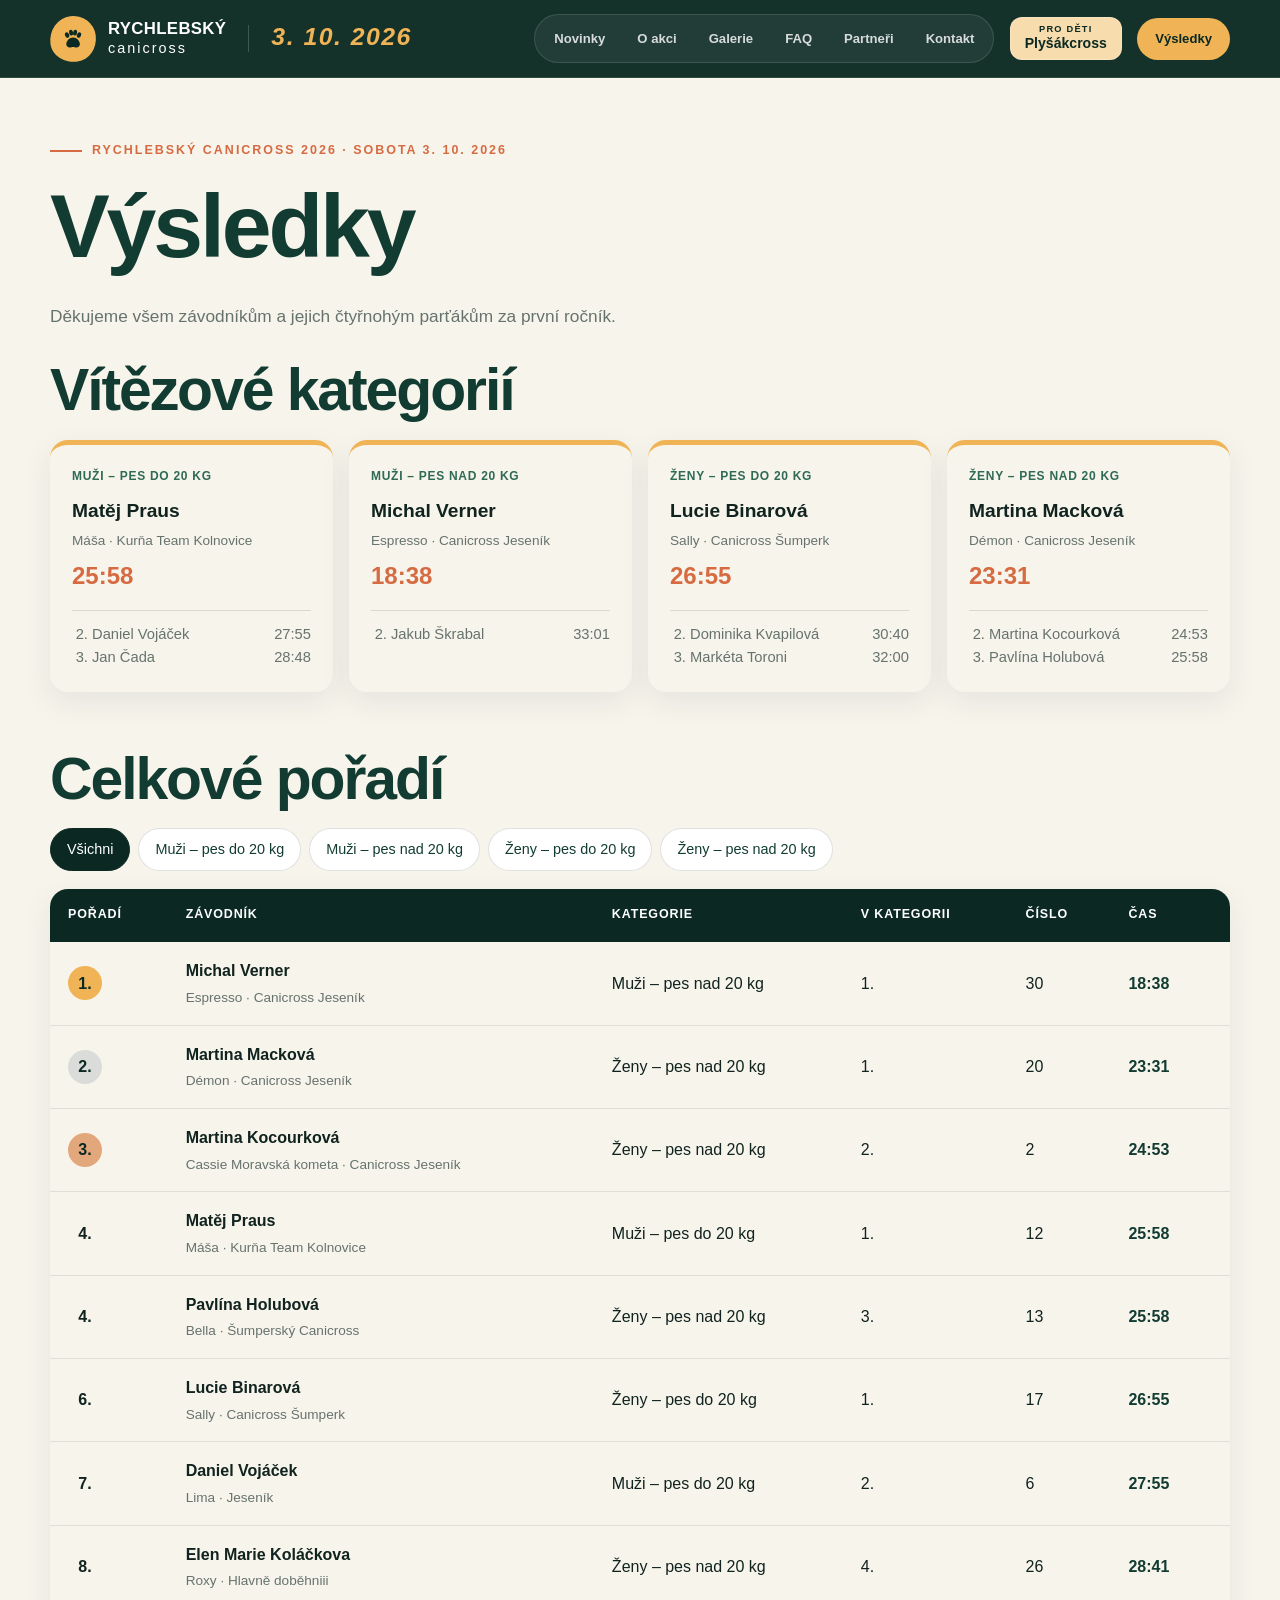
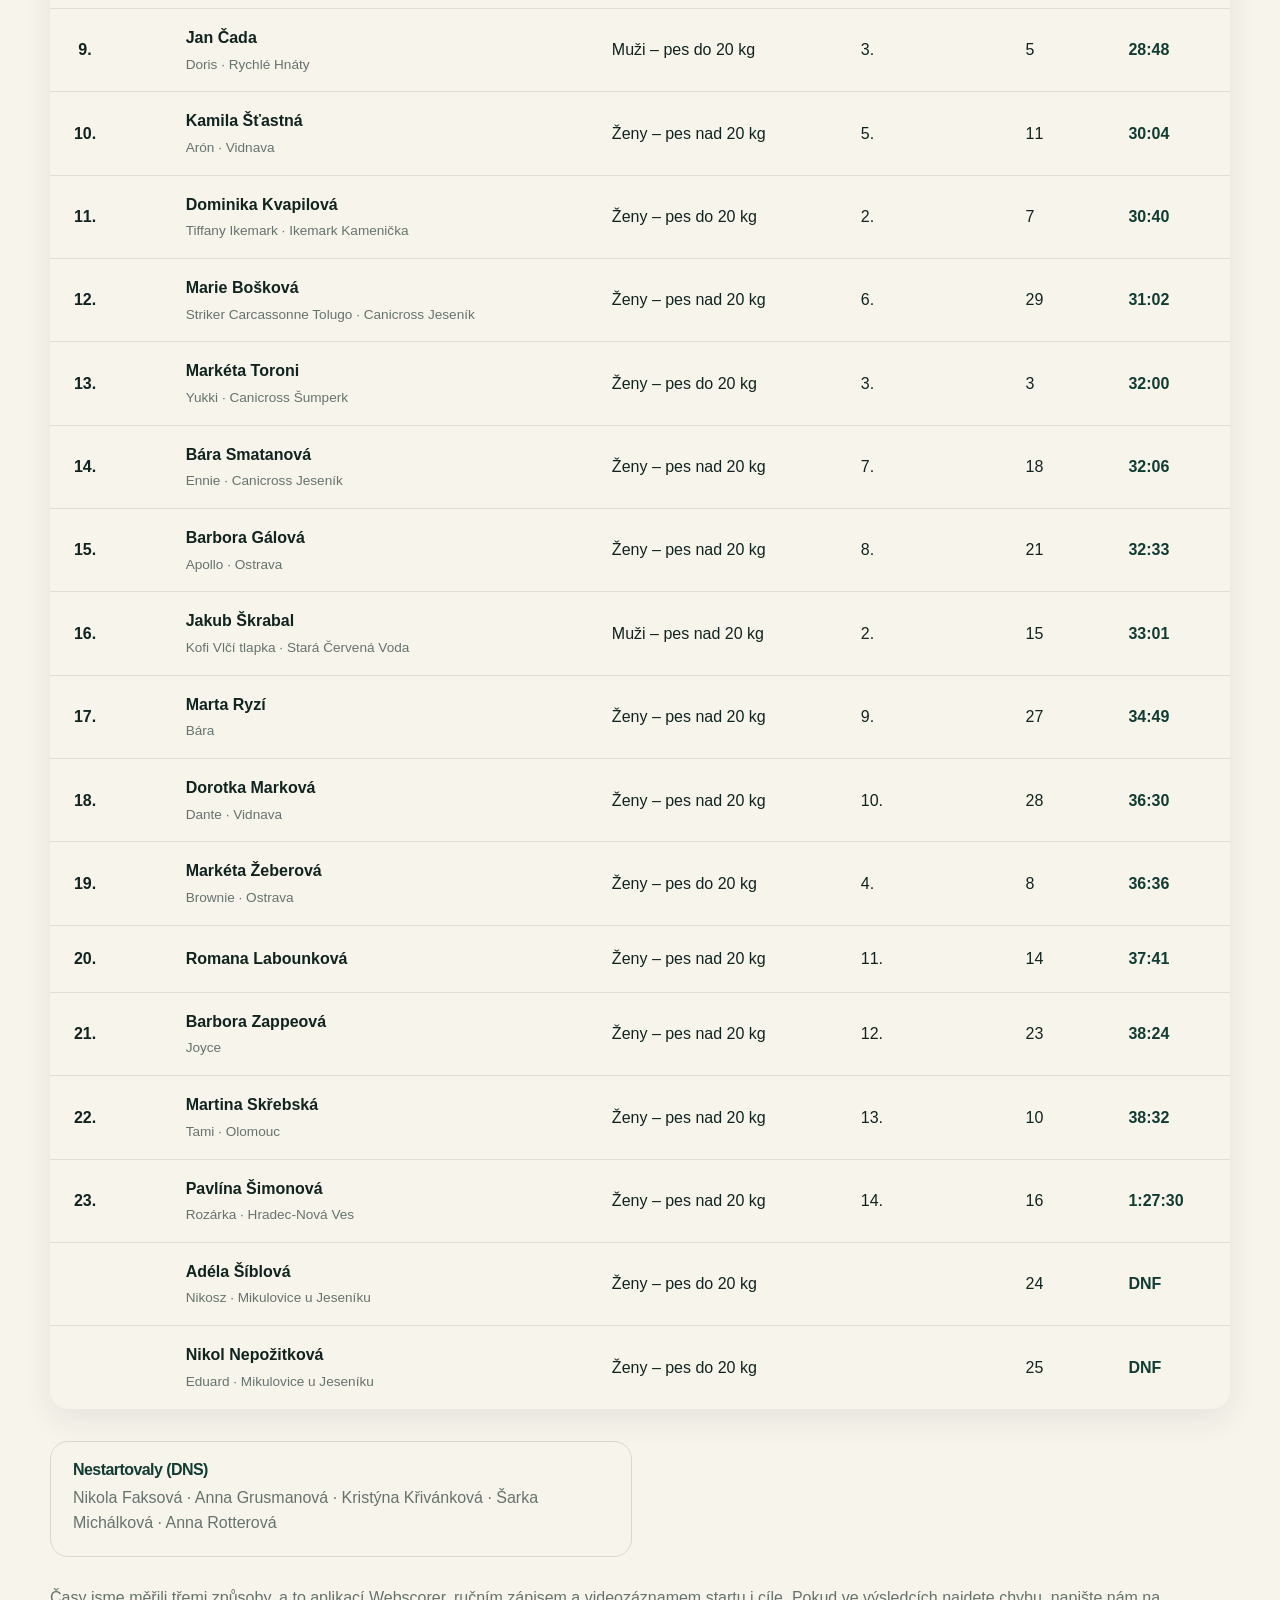
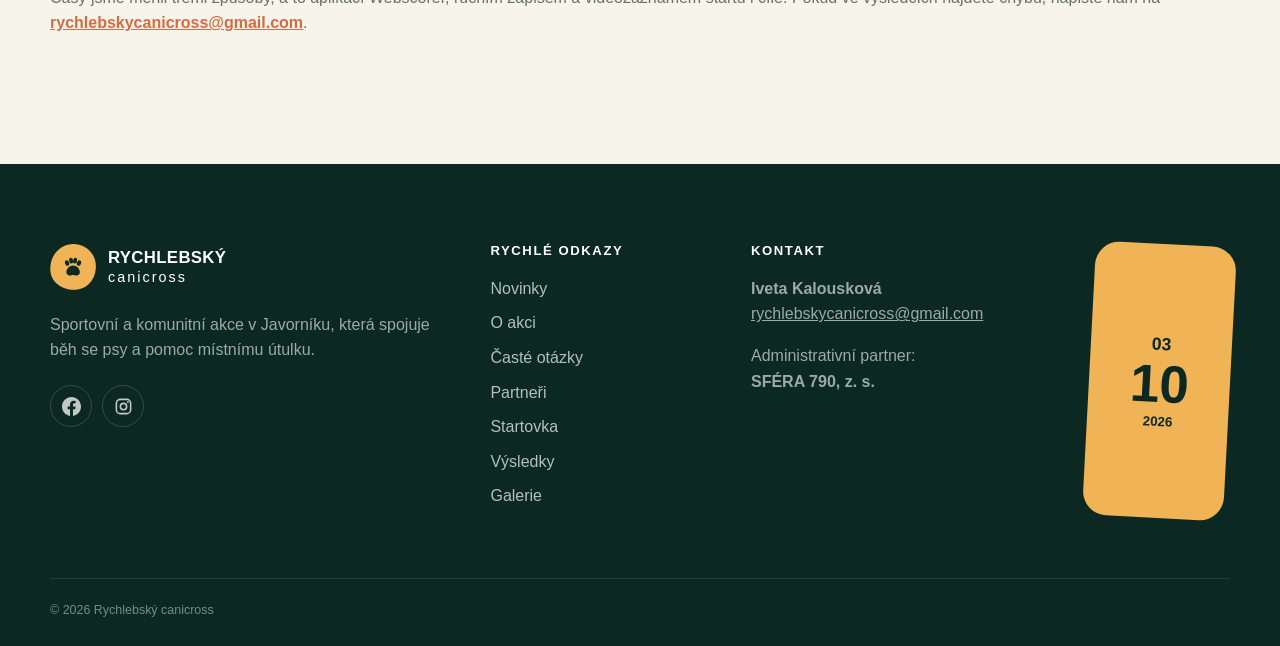
<file: vysledky/index.html>
<!doctype html>
<html lang="cs">
  <head>
    <meta charset="UTF-8" />
    <meta name="viewport" content="width=device-width, initial-scale=1.0" />
    <meta
      name="description"
      content="Výsledky Rychlebského canicrossu 2026 – celkové pořadí, vítězové kategorií a časy."
    />
    <meta property="og:type" content="website" />
    <meta property="og:locale" content="cs_CZ" />
    <meta property="og:title" content="Výsledky | Rychlebský canicross 2026" />
    <meta
      property="og:description"
      content="Celkové pořadí, vítězové kategorií a časy prvního ročníku."
    />
    <meta
      property="og:url"
      content="https://rychlebskycanicross.cz/vysledky/"
    />

    <title>Výsledky | Rychlebský canicross 2026</title>

    <link rel="icon" type="image/png" sizes="32x32" href="../assets/images/favicon-32.png" />
    <link rel="icon" type="image/png" sizes="192x192" href="../assets/images/favicon-192.png" />
    <link rel="apple-touch-icon" href="../assets/images/apple-touch-icon.png" />
    <link rel="stylesheet" href="../style.css?v=20261025-1" />
    <script src="../script.js?v=20261025-1" defer></script>
    <script src="vysledky.js?v=20261007-4" defer></script>
  </head>

  <body class="subpage">
    <!-- SVG ikony jsou vložené přímo v souboru, takže web funguje i bez internetu. -->
    <svg aria-hidden="true" class="svg-sprite">
      <symbol id="i-paw" viewBox="0 0 24 24">
        <ellipse cx="6.1" cy="8.1" rx="2" ry="2.8" transform="rotate(-24 6.1 8.1)" />
        <ellipse cx="10.1" cy="5.7" rx="2" ry="2.9" transform="rotate(-8 10.1 5.7)" />
        <ellipse cx="14.1" cy="5.7" rx="2" ry="2.9" transform="rotate(8 14.1 5.7)" />
        <ellipse cx="18" cy="8.1" rx="2" ry="2.8" transform="rotate(24 18 8.1)" />
        <path
          d="M12.1 10.4c-3.7 0-6.8 3.4-6.8 6.7 0 2.1 1.5 3.5 3.5 3.5 1.2 0 2.1-.7 3.3-.7s2.1.7 3.3.7c2 0 3.5-1.4 3.5-3.5 0-3.3-3.1-6.7-6.8-6.7Z"
        />
      </symbol>
      <symbol id="i-heart" viewBox="0 0 24 24">
        <path
          d="M12 20.5S3 15 3 8.7C3 5.5 5.2 3.5 8 3.5c1.8 0 3.2.9 4 2.2 1-1.3 2.2-2.2 4-2.2 2.8 0 5 2 5 5.2 0 6.3-9 11.8-9 11.8Z"
        />
      </symbol>
      <symbol id="i-mountain" viewBox="0 0 24 24">
        <path
          d="M2 20 9 7l3 5 2.5-4L22 20H2Zm7-9-2.1 4H9l1.1 2.3L12 14l-3-3Z"
        />
      </symbol>
      <symbol id="i-people" viewBox="0 0 24 24">
        <circle cx="9" cy="8" r="3" />
        <circle cx="17" cy="9" r="2.4" />
        <path
          d="M3 20c.3-4.1 2.2-6.2 6-6.2s5.7 2.1 6 6.2H3Zm11.5-.1c-.1-2-.7-3.6-1.8-4.8.8-.7 1.9-1 3.3-1 3.1 0 4.7 2 5 5.8h-6.5Z"
        />
      </symbol>
      <symbol id="i-calendar" viewBox="0 0 24 24">
        <path
          d="M6 2h2v3H6V2Zm10 0h2v3h-2V2ZM4 4h16a2 2 0 0 1 2 2v14a2 2 0 0 1-2 2H4a2 2 0 0 1-2-2V6a2 2 0 0 1 2-2Zm0 7v9h16v-9H4Zm0-2h16V6H4v3Z"
        />
      </symbol>
      <symbol id="i-pin" viewBox="0 0 24 24">
        <path
          d="M12 22s7-7.2 7-13A7 7 0 1 0 5 9c0 5.8 7 13 7 13Zm0-9.5A3.5 3.5 0 1 1 12 5a3.5 3.5 0 0 1 0 7.5Z"
        />
      </symbol>
      <symbol id="i-flag" viewBox="0 0 24 24">
        <path d="M5 2h2v20H5V2Zm3 2h11l-2 4 2 4H8V4Z" />
      </symbol>
      <symbol id="i-clock" viewBox="0 0 24 24">
        <path
          d="M12 2a10 10 0 1 1 0 20 10 10 0 0 1 0-20Zm0 2a8 8 0 1 0 0 16 8 8 0 0 0 0-16Zm-1 3h2v4.6l3.2 1.9-1 1.7-4.2-2.5V7Z"
        />
      </symbol>
      <symbol id="i-arrow" viewBox="0 0 24 24">
        <path
          d="m13.2 5.2 1.4-1.4 8.2 8.2-8.2 8.2-1.4-1.4 5.8-5.8H2v-2h17l-5.8-5.8Z"
        />
      </symbol>
      <symbol id="i-menu" viewBox="0 0 24 24">
        <path d="M3 5h18v2H3V5Zm0 6h18v2H3v-2Zm0 6h18v2H3v-2Z" />
      </symbol>
      <symbol id="i-close" viewBox="0 0 24 24">
        <path
          d="m5.4 4 6.6 6.6L18.6 4 20 5.4 13.4 12l6.6 6.6-1.4 1.4-6.6-6.6L5.4 20 4 18.6l6.6-6.6L4 5.4 5.4 4Z"
        />
      </symbol>
      <symbol id="i-facebook" viewBox="0 0 24 24">
        <path
          d="M24 12.07C24 5.41 18.63 0 12 0S0 5.41 0 12.07c0 6.02 4.39 11.01 10.13 11.91v-8.43H7.08v-3.48h3.05V9.41c0-3.02 1.79-4.69 4.53-4.69 1.31 0 2.68.24 2.68.24v2.97h-1.51c-1.49 0-1.96.93-1.96 1.88v2.26h3.33l-.53 3.48h-2.8v8.43C19.61 23.08 24 18.09 24 12.07Z"
        />
      </symbol>
      <symbol id="i-instagram" viewBox="0 0 24 24">
        <rect x="3" y="3" width="18" height="18" rx="5" fill="none" stroke="currentColor" stroke-width="2" />
        <circle cx="12" cy="12" r="4" fill="none" stroke="currentColor" stroke-width="2" />
        <circle cx="17.5" cy="6.5" r="1.2" />
      </symbol>
    </svg>

    <header class="site-header">
      <div class="container header-inner">
        <div class="header-branding">
          <a class="brand" href="../" aria-label="Rychlebský canicross – domů">
            <span class="brand-mark"
              ><svg><use href="#i-paw"></use></svg
            ></span>
            <span>
              <strong>Rychlebský</strong>
              <span>canicross</span>
            </span>
          </a>

          <div class="header-date">
            <span>3. 10. 2026</span>
          </div>
        </div>

        <button
          class="nav-toggle"
          aria-expanded="false"
          aria-controls="main-nav"
        >
          <span class="sr-only">Otevřít menu</span>
          <svg class="menu-open"><use href="#i-menu"></use></svg>
          <svg class="menu-close"><use href="#i-close"></use></svg>
        </button>

        <nav class="main-nav" id="main-nav" aria-label="Hlavní navigace">
          <div class="nav-links">
            <a class="nav-collapse-info" href="../#novinky">Novinky</a>
            <a class="nav-collapse-about" href="../#o-akci">O akci</a>
            <a href="../galerie/">Galerie</a>
            <a class="nav-secondary nav-collapse-faq" href="../#faq">FAQ</a
            ><a class="nav-secondary nav-collapse-partners" href="../#partneri">Partneři</a>
            <a class="nav-secondary nav-collapse-contact" href="../#kontakt">Kontakt</a>
            <details class="nav-more">
              <summary>Více</summary>
              <div class="nav-more-menu">
                <a class="nav-more-info" href="../#novinky">Novinky</a>
                <a class="nav-more-about" href="../#o-akci">O akci</a>
                <a class="nav-more-faq" href="../#faq">FAQ</a>
                <a class="nav-more-partners" href="../#partneri">Partneři</a>
                <a class="nav-more-contact" href="../#kontakt">Kontakt</a>
              </div>
            </details>
          </div>
          <a class="nav-kids" href="/plysakcross/">
            <small>Pro děti</small>
            <strong>Plyšákcross</strong>
          </a>
          <a class="button button-small" href="./" aria-current="page">Výsledky</a>
        </nav>
      </div>
    </header>

    <main>
      <section class="section participants-page results-page">
        <div class="container">
          <p class="eyebrow">Rychlebský canicross 2026 · sobota 3. 10. 2026</p>

          <h1>Výsledky</h1>

          <p class="participants-intro">
            Děkujeme všem závodníkům a jejich čtyřnohým parťákům za první ročník.
          </p>

          <h2 class="results-heading">Vítězové kategorií</h2>
          <div class="results-winners" id="results-winners"></div>

          <h2 class="results-heading">Celkové pořadí</h2>

          <div class="results-filter" role="group" aria-label="Filtrovat podle kategorie" id="results-filter"></div>

          <div class="participants-table-wrap">
            <table class="participants-table results-table">
              <thead>
                <tr>
                  <th>Pořadí</th>
                  <th>Závodník</th>
                  <th>Kategorie</th>
                  <th>V kategorii</th>
                  <th>Číslo</th>
                  <th>Čas</th>
                </tr>
              </thead>
              <tbody id="results-list"></tbody>
            </table>
          </div>

          <div class="results-notes">
            <div>
              <h3>Nestartovaly (DNS)</h3>
              <p>Nikola Faksová · Anna Grusmanová · Kristýna Křivánková · Šarka Michálková · Anna Rotterová</p>
            </div>
          </div>

          <p class="results-source">
            Časy jsme měřili třemi způsoby, a to aplikací Webscorer, ručním zápisem a videozáznamem startu i cíle. Pokud ve výsledcích
            najdete chybu, napište nám na
            <a href="mailto:rychlebskycanicross@gmail.com">rychlebskycanicross@gmail.com</a>.
          </p>
        </div>
      </section>
    </main>

    <footer class="site-footer" id="kontakt">
      <div class="container footer-grid">
        <div>
          <a class="brand brand-footer" href="../#top">
            <span class="brand-mark"
              ><svg><use href="#i-paw"></use></svg
            ></span>
            <span><strong>Rychlebský</strong> <span>canicross</span></span>
          </a>
          <p>
            Sportovní a komunitní akce v Javorníku, která spojuje běh se psy a
            pomoc místnímu útulku.
          </p>
          <div class="footer-social">
            <a
              href="https://www.facebook.com/61593225410671"
              target="_blank"
              rel="noopener noreferrer"
              aria-label="Rychlebský canicross na Facebooku (otevře se v nové kartě)"
              ><svg aria-hidden="true"><use href="#i-facebook"></use></svg
            ></a>
            <a
              href="https://www.instagram.com/rychlebsky_canicross/"
              target="_blank"
              rel="noopener noreferrer"
              aria-label="Rychlebský canicross na Instagramu (otevře se v nové kartě)"
              ><svg aria-hidden="true"><use href="#i-instagram"></use></svg
            ></a>
          </div>
        </div>

        <div>
          <h3>Rychlé odkazy</h3>
          <a href="../#novinky">Novinky</a>
          <a href="../#o-akci">O akci</a>
          <a href="../#faq">Časté otázky</a>
          <a href="../#partneri">Partneři</a>
          <a href="../zavodnici/">Startovka</a>
          <a href="./">Výsledky</a>
          <a href="../galerie/">Galerie</a>
        </div>

        <div>
          <h3>Kontakt</h3>
          <p>
            <strong>Iveta Kalousková</strong><br /><a
              href="mailto:rychlebskycanicross@gmail.com"
            >
              rychlebskycanicross@gmail.com
            </a>
          </p>
          <p>Administrativní partner:<br /><strong>SFÉRA 790, z. s.</strong></p>
        </div>

        <div class="footer-date">
          <span>03</span>
          <strong>10</strong>
          <small>2026</small>
        </div>
      </div>

      <div class="container footer-bottom">
        <span>© 2026 Rychlebský canicross</span>
      </div>
    </footer>
  </body>
</html>
</file>
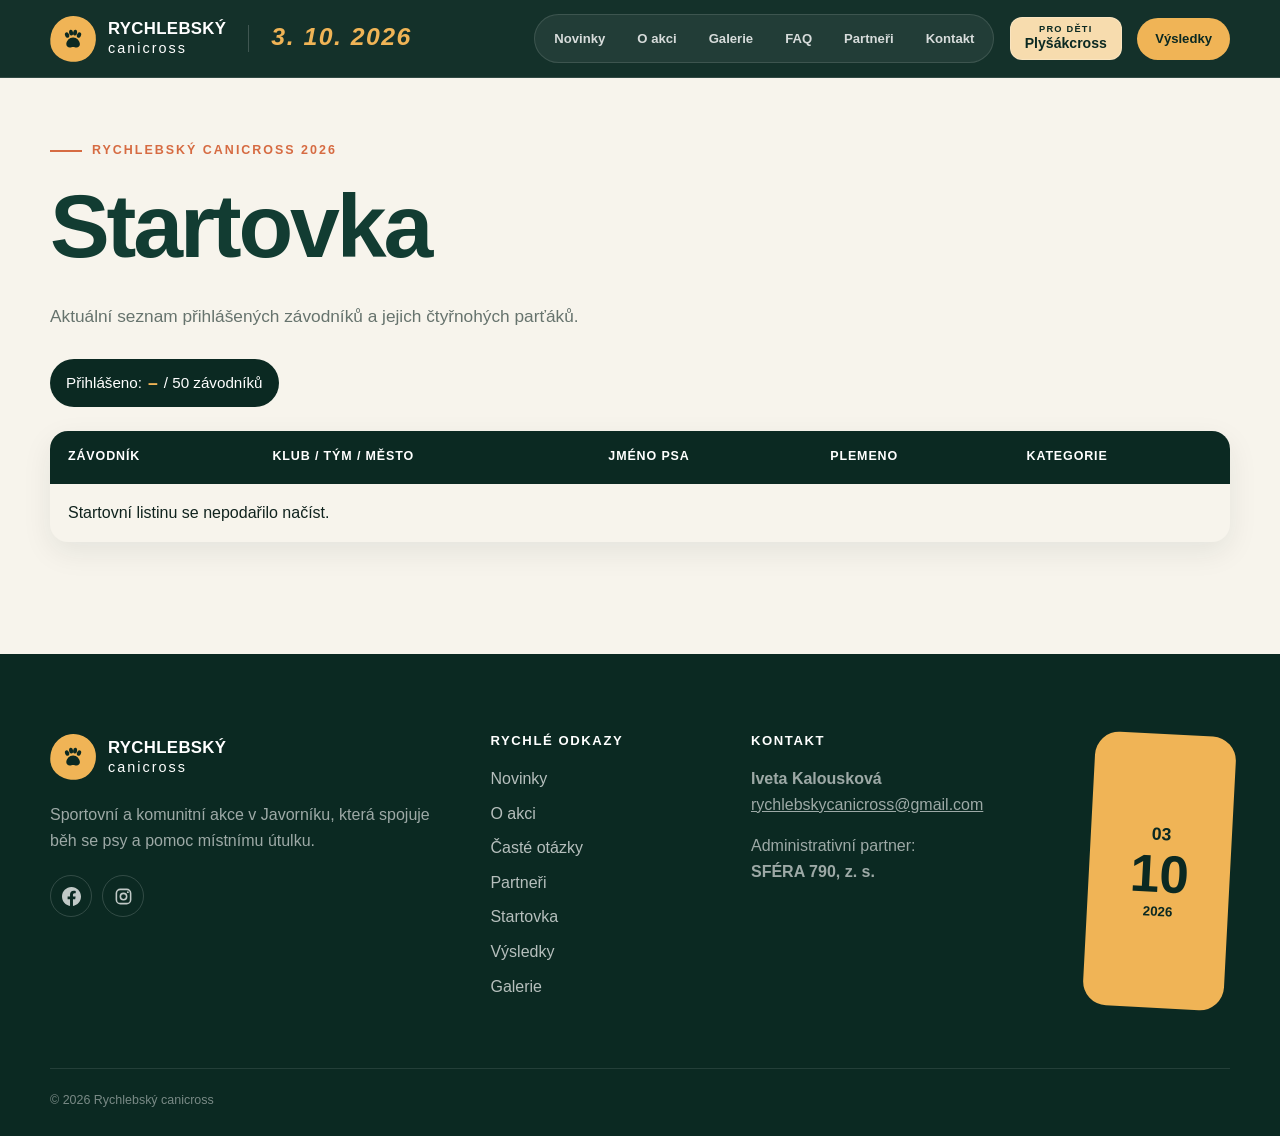
<file: zavodnici/index.html>
<!doctype html>
<html lang="cs">
  <head>
    <meta charset="UTF-8" />
    <meta name="viewport" content="width=device-width, initial-scale=1.0" />
    <meta
      name="description"
      content="Startovní listina Rychlebského canicrossu 2026."
    />
    <meta property="og:type" content="website" />
    <meta property="og:locale" content="cs_CZ" />
    <meta property="og:title" content="Startovka | Rychlebský canicross 2026" />
    <meta
      property="og:description"
      content="Seznam přihlášených závodníků a jejich čtyřnohých parťáků."
    />
    <meta
      property="og:url"
      content="https://rychlebskycanicross.cz/zavodnici/"
    />

    <title>Startovka | Rychlebský canicross 2026</title>

    <link rel="icon" type="image/png" sizes="32x32" href="../assets/images/favicon-32.png" />
    <link rel="icon" type="image/png" sizes="192x192" href="../assets/images/favicon-192.png" />
    <link rel="apple-touch-icon" href="../assets/images/apple-touch-icon.png" />
    <link rel="stylesheet" href="../style.css?v=20261025-1" />
    <script src="../script.js?v=20261025-1" defer></script>
    <script src="zavodnici.js?v=20260815-1" defer></script>
  </head>

  <body class="subpage">
    <!-- SVG ikony jsou vložené přímo v souboru, takže web funguje i bez internetu. -->
    <svg aria-hidden="true" class="svg-sprite">
      <symbol id="i-paw" viewBox="0 0 24 24">
        <ellipse cx="6.1" cy="8.1" rx="2" ry="2.8" transform="rotate(-24 6.1 8.1)" />
        <ellipse cx="10.1" cy="5.7" rx="2" ry="2.9" transform="rotate(-8 10.1 5.7)" />
        <ellipse cx="14.1" cy="5.7" rx="2" ry="2.9" transform="rotate(8 14.1 5.7)" />
        <ellipse cx="18" cy="8.1" rx="2" ry="2.8" transform="rotate(24 18 8.1)" />
        <path
          d="M12.1 10.4c-3.7 0-6.8 3.4-6.8 6.7 0 2.1 1.5 3.5 3.5 3.5 1.2 0 2.1-.7 3.3-.7s2.1.7 3.3.7c2 0 3.5-1.4 3.5-3.5 0-3.3-3.1-6.7-6.8-6.7Z"
        />
      </symbol>
      <symbol id="i-heart" viewBox="0 0 24 24">
        <path
          d="M12 20.5S3 15 3 8.7C3 5.5 5.2 3.5 8 3.5c1.8 0 3.2.9 4 2.2 1-1.3 2.2-2.2 4-2.2 2.8 0 5 2 5 5.2 0 6.3-9 11.8-9 11.8Z"
        />
      </symbol>
      <symbol id="i-mountain" viewBox="0 0 24 24">
        <path
          d="M2 20 9 7l3 5 2.5-4L22 20H2Zm7-9-2.1 4H9l1.1 2.3L12 14l-3-3Z"
        />
      </symbol>
      <symbol id="i-people" viewBox="0 0 24 24">
        <circle cx="9" cy="8" r="3" />
        <circle cx="17" cy="9" r="2.4" />
        <path
          d="M3 20c.3-4.1 2.2-6.2 6-6.2s5.7 2.1 6 6.2H3Zm11.5-.1c-.1-2-.7-3.6-1.8-4.8.8-.7 1.9-1 3.3-1 3.1 0 4.7 2 5 5.8h-6.5Z"
        />
      </symbol>
      <symbol id="i-calendar" viewBox="0 0 24 24">
        <path
          d="M6 2h2v3H6V2Zm10 0h2v3h-2V2ZM4 4h16a2 2 0 0 1 2 2v14a2 2 0 0 1-2 2H4a2 2 0 0 1-2-2V6a2 2 0 0 1 2-2Zm0 7v9h16v-9H4Zm0-2h16V6H4v3Z"
        />
      </symbol>
      <symbol id="i-pin" viewBox="0 0 24 24">
        <path
          d="M12 22s7-7.2 7-13A7 7 0 1 0 5 9c0 5.8 7 13 7 13Zm0-9.5A3.5 3.5 0 1 1 12 5a3.5 3.5 0 0 1 0 7.5Z"
        />
      </symbol>
      <symbol id="i-flag" viewBox="0 0 24 24">
        <path d="M5 2h2v20H5V2Zm3 2h11l-2 4 2 4H8V4Z" />
      </symbol>
      <symbol id="i-clock" viewBox="0 0 24 24">
        <path
          d="M12 2a10 10 0 1 1 0 20 10 10 0 0 1 0-20Zm0 2a8 8 0 1 0 0 16 8 8 0 0 0 0-16Zm-1 3h2v4.6l3.2 1.9-1 1.7-4.2-2.5V7Z"
        />
      </symbol>
      <symbol id="i-arrow" viewBox="0 0 24 24">
        <path
          d="m13.2 5.2 1.4-1.4 8.2 8.2-8.2 8.2-1.4-1.4 5.8-5.8H2v-2h17l-5.8-5.8Z"
        />
      </symbol>
      <symbol id="i-menu" viewBox="0 0 24 24">
        <path d="M3 5h18v2H3V5Zm0 6h18v2H3v-2Zm0 6h18v2H3v-2Z" />
      </symbol>
      <symbol id="i-close" viewBox="0 0 24 24">
        <path
          d="m5.4 4 6.6 6.6L18.6 4 20 5.4 13.4 12l6.6 6.6-1.4 1.4-6.6-6.6L5.4 20 4 18.6l6.6-6.6L4 5.4 5.4 4Z"
        />
      </symbol>
      <symbol id="i-facebook" viewBox="0 0 24 24">
        <path
          d="M24 12.07C24 5.41 18.63 0 12 0S0 5.41 0 12.07c0 6.02 4.39 11.01 10.13 11.91v-8.43H7.08v-3.48h3.05V9.41c0-3.02 1.79-4.69 4.53-4.69 1.31 0 2.68.24 2.68.24v2.97h-1.51c-1.49 0-1.96.93-1.96 1.88v2.26h3.33l-.53 3.48h-2.8v8.43C19.61 23.08 24 18.09 24 12.07Z"
        />
      </symbol>
      <symbol id="i-instagram" viewBox="0 0 24 24">
        <rect x="3" y="3" width="18" height="18" rx="5" fill="none" stroke="currentColor" stroke-width="2" />
        <circle cx="12" cy="12" r="4" fill="none" stroke="currentColor" stroke-width="2" />
        <circle cx="17.5" cy="6.5" r="1.2" />
      </symbol>
    </svg>

    <header class="site-header">
      <div class="container header-inner">
        <div class="header-branding">
          <a class="brand" href="../" aria-label="Rychlebský canicross – domů">
            <span class="brand-mark"
              ><svg><use href="#i-paw"></use></svg
            ></span>
            <span>
              <strong>Rychlebský</strong>
              <span>canicross</span>
            </span>
          </a>

          <div class="header-date">
            <span>3. 10. 2026</span>
          </div>
        </div>

        <button
          class="nav-toggle"
          aria-expanded="false"
          aria-controls="main-nav"
        >
          <span class="sr-only">Otevřít menu</span>
          <svg class="menu-open"><use href="#i-menu"></use></svg>
          <svg class="menu-close"><use href="#i-close"></use></svg>
        </button>

        <nav class="main-nav" id="main-nav" aria-label="Hlavní navigace">
          <div class="nav-links">
            <a class="nav-collapse-info" href="../#novinky">Novinky</a>
            <a class="nav-collapse-about" href="../#o-akci">O akci</a>
            <a href="../galerie/">Galerie</a>
            <a class="nav-secondary nav-collapse-faq" href="../#faq">FAQ</a
            ><a class="nav-secondary nav-collapse-partners" href="../#partneri">Partneři</a>
            <a class="nav-secondary nav-collapse-contact" href="../#kontakt">Kontakt</a>
            <details class="nav-more">
              <summary>Více</summary>
              <div class="nav-more-menu">
                <a class="nav-more-info" href="../#novinky">Novinky</a>
                <a class="nav-more-about" href="../#o-akci">O akci</a>
                <a class="nav-more-faq" href="../#faq">FAQ</a>
                <a class="nav-more-partners" href="../#partneri">Partneři</a>
                <a class="nav-more-contact" href="../#kontakt">Kontakt</a>
              </div>
            </details>
          </div>
          <a class="nav-kids" href="/plysakcross/">
            <small>Pro děti</small>
            <strong>Plyšákcross</strong>
          </a>
          <a class="button button-small" href="../vysledky/">Výsledky</a>
        </nav>
      </div>
    </header>

    <main>
      <section class="section participants-page">
        <div class="container">
          <p class="eyebrow">Rychlebský canicross 2026</p>

          <h1>Startovka</h1>

          <p class="participants-intro">
            Aktuální seznam přihlášených závodníků a jejich čtyřnohých parťáků.
          </p>

          <div class="participants-summary">
            Přihlášeno:
            <strong id="participants-count">–</strong>
            / 50 závodníků
          </div>

          <div class="participants-table-wrap">
            <table class="participants-table">
              <thead>
                <tr>
                  <th>Závodník</th>
                  <th>Klub / tým / město</th>
                  <th>Jméno psa</th>
                  <th>Plemeno</th>
                  <th>Kategorie</th>
                </tr>
              </thead>

              <tbody id="participants-list">
                <tr>
                  <td colspan="5">Načítám startovní listinu…</td>
                </tr>
              </tbody>
            </table>
          </div>
        </div>
      </section>
    </main>

    <footer class="site-footer" id="kontakt">
      <div class="container footer-grid">
        <div>
          <a class="brand brand-footer" href="../#top">
            <span class="brand-mark"
              ><svg><use href="#i-paw"></use></svg
            ></span>
            <span><strong>Rychlebský</strong> <span>canicross</span></span>
          </a>
          <p>
            Sportovní a komunitní akce v Javorníku, která spojuje běh se psy a
            pomoc místnímu útulku.
          </p>
          <div class="footer-social">
            <a
              href="https://www.facebook.com/61593225410671"
              target="_blank"
              rel="noopener noreferrer"
              aria-label="Rychlebský canicross na Facebooku (otevře se v nové kartě)"
              ><svg aria-hidden="true"><use href="#i-facebook"></use></svg
            ></a>
            <a
              href="https://www.instagram.com/rychlebsky_canicross/"
              target="_blank"
              rel="noopener noreferrer"
              aria-label="Rychlebský canicross na Instagramu (otevře se v nové kartě)"
              ><svg aria-hidden="true"><use href="#i-instagram"></use></svg
            ></a>
          </div>
        </div>

        <div>
          <h3>Rychlé odkazy</h3>
          <a href="../#novinky">Novinky</a>
          <a href="../#o-akci">O akci</a>
          <a href="../#faq">Časté otázky</a>
          <a href="../#partneri">Partneři</a>
          <a href="./">Startovka</a>
          <a href="../vysledky/">Výsledky</a>
          <a href="../galerie/">Galerie</a>
        </div>

        <div>
          <h3>Kontakt</h3>
          <p>
            <strong>Iveta Kalousková</strong><br /><a
              href="mailto:rychlebskycanicross@gmail.com"
            >
              rychlebskycanicross@gmail.com
            </a>
          </p>
          <p>Administrativní partner:<br /><strong>SFÉRA 790, z. s.</strong></p>
        </div>

        <div class="footer-date">
          <span>03</span>
          <strong>10</strong>
          <small>2026</small>
        </div>
      </div>

      <div class="container footer-bottom">
        <span>© 2026 Rychlebský canicross</span>
      </div>
    </footer>
  </body>
</html>
</file>
<file: style.css>
/* =========================================================
   RYCHLEBSKÝ CANICROSS — PRACOVNÍ PROTOTYP
   Nejčastěji měněné hodnoty jsou nahoře v :root.
   ========================================================= */

:root {
  --forest-950: #0b2922;
  --forest-900: #123c32;
  --forest-800: #1a4d3f;
  --forest-700: #2f6a55;
  --sage-400: #9cb7a6;
  --sage-200: #dce8df;
  --sage-100: #edf4ef;
  --paper: #f7f4ec;
  --white: #ffffff;
  --ink: #10231e;
  --muted: #66736d;
  --accent: #f0b456;
  --accent-dark: #d66b42;
  --line: rgba(16, 35, 30, .13);
  --shadow: 0 24px 80px rgba(11, 41, 34, .14);
  --radius-xl: 32px;
  --radius-lg: 24px;
  --radius-md: 16px;
  --container: 1180px;
  --header-height: 78px;
}

*,
*::before,
*::after { box-sizing: border-box; }

html {
  scroll-behavior: smooth;
  scroll-padding-top: calc(var(--header-height) + 20px);
}

body {
  margin: 0;
  color: var(--ink);
  background: var(--paper);
  font-family: Inter, ui-sans-serif, -apple-system, BlinkMacSystemFont, "Segoe UI", Arial, sans-serif;
  line-height: 1.6;
  -webkit-font-smoothing: antialiased;
}

body.nav-open { overflow: hidden; }

img, svg { display: block; }

a { color: inherit; }

button, input, textarea, select { font: inherit; }

.svg-sprite {
  position: absolute;
  width: 0;
  height: 0;
  overflow: hidden;
}

.container {
  width: min(calc(100% - 40px), var(--container));
  margin-inline: auto;
}

.narrow { max-width: 850px; }

.center { text-align: center; }

.section {
  position: relative;
  padding: 112px 0;
}

h1, h2, h3, p { margin-top: 0; }

h1, h2, h3 {
  line-height: 1.06;
  letter-spacing: -.035em;
}

h1 {
  margin-bottom: 28px;
  max-width: 760px;
  font-size: clamp(3.35rem, 7vw, 6.7rem);
  color: var(--white);
}

h1 em {
  display: block;
  color: var(--accent);
  font-style: normal;
}

h2 {
  margin-bottom: 24px;
  font-size: clamp(2.25rem, 4.6vw, 4.4rem);
}

h3 {
  margin-bottom: 12px;
  font-size: 1.35rem;
}

p { color: var(--muted); }

.eyebrow {
  display: inline-flex;
  align-items: center;
  gap: 10px;
  margin-bottom: 18px;
  color: var(--accent-dark);
  font-size: .78rem;
  font-weight: 800;
  letter-spacing: .16em;
  text-transform: uppercase;
}

.eyebrow::before {
  content: "";
  width: 32px;
  height: 2px;
  background: currentColor;
}

.eyebrow-light { color: var(--accent); }

.large-copy {
  font-size: clamp(1.18rem, 2vw, 1.48rem);
  line-height: 1.7;
}

.skip-link {
  position: fixed;
  z-index: 9999;
  top: 12px;
  left: 12px;
  padding: 12px 18px;
  border-radius: 10px;
  background: var(--white);
  transform: translateY(-150%);
}

.skip-link:focus { transform: translateY(0); }

.sr-only {
  position: absolute;
  width: 1px;
  height: 1px;
  overflow: hidden;
  clip: rect(0, 0, 0, 0);
}

/* Header */
.site-header {
  position: fixed;
  z-index: 1000;
  inset: 0 0 auto;
  height: var(--header-height);
  color: var(--white);
  background: rgba(11, 41, 34, .3);
  border-bottom: 1px solid rgba(255,255,255,.12);
  backdrop-filter: blur(14px);
  transition: background .25s, box-shadow .25s;
}

.site-header.scrolled {
  background: rgba(11, 41, 34, .96);
  box-shadow: 0 10px 35px rgba(0, 0, 0, .14);
}

.header-inner {
  height: 100%;
  display: flex;
  align-items: center;
  justify-content: space-between;
  gap: 24px;
}

.header-branding {
  display: flex;
  flex: 0 0 auto;
  align-items: center;
}

.brand {
  display: inline-flex;
  align-items: center;
  gap: 12px;
  text-decoration: none;
  line-height: 1;
}

.brand-mark {
  display: grid;
  place-items: center;
  width: 46px;
  height: 46px;
  border-radius: 50% 50% 46% 54% / 55% 48% 52% 45%;
  color: var(--forest-950);
  background: var(--accent);
  transform: rotate(-7deg);
}

.brand-mark svg {
  width: 24px;
  height: 24px;
  fill: currentColor;
  transform: rotate(7deg);
}

.brand > span:last-child {
  display: grid;
  gap: 3px;
  color: var(--white);
}

.brand strong {
  font-size: 1.05rem;
  letter-spacing: .02em;
  text-transform: uppercase;
}

.brand > span:last-child > span {
  font-size: .9rem;
  letter-spacing: .14em;
}

.main-nav {
  display: flex;
  flex: 1 1 auto;
  align-items: center;
  justify-content: space-between;
  min-width: 0;
  margin-left: auto;
  gap: clamp(10px, 1.35vw, 18px);
}

.main-nav > a,
.nav-links > a {
  color: rgba(255,255,255,.82);
  font-size: .82rem;
  font-weight: 700;
  white-space: nowrap;
  text-decoration: none;
  transition: color .2s;
}

.main-nav > a:hover,
.nav-links > a:hover { color: var(--white); }

.main-nav > .nav-kids {
  display: grid;
  gap: 1px;
  min-width: 112px;
  padding: 7px 12px 8px;
  color: var(--forest-950);
  line-height: 1.05;
  text-align: center;
  background: #f7dcae;
  border: 1px solid rgba(255,255,255,.22);
  border-radius: 12px;
}

.main-nav > .nav-kids:hover {
  color: var(--forest-950);
  background: #f7c985;
}

.nav-kids small {
  font-size: .58rem;
  font-weight: 850;
  letter-spacing: .13em;
  text-transform: uppercase;
}

.nav-kids strong { font-size: .88rem; }

.nav-toggle {
  display: none;
  padding: 8px;
  color: var(--white);
  border: 0;
  background: transparent;
}

.nav-toggle svg { width: 28px; height: 28px; fill: currentColor; }
.menu-close { display: none; }

.nav-more {
  position: relative;
  display: none;
  background: transparent;
  border: 0;
  border-radius: 0;
}

.nav-more summary {
  display: flex;
  align-items: center;
  justify-content: flex-start;
  gap: 7px;
  padding: 0;
  color: rgba(255,255,255,.82);
  font-size: .82rem;
  font-weight: 700;
  list-style: none;
  cursor: pointer;
  transition: color .2s;
}

.nav-more summary::-webkit-details-marker { display: none; }

.nav-more summary::after {
  content: "";
  width: 7px;
  height: 7px;
  border-right: 2px solid currentColor;
  border-bottom: 2px solid currentColor;
  transform: translateY(-2px) rotate(45deg);
  transition: transform .2s;
}

.nav-more[open] summary,
.nav-more summary:hover { color: var(--white); }

.nav-more[open] summary::after {
  transform: translateY(2px) rotate(225deg);
}

.nav-more-menu {
  position: absolute;
  z-index: 2;
  top: calc(100% + 18px);
  right: -12px;
  display: grid;
  min-width: 170px;
  padding: 8px;
  color: var(--ink);
  background: var(--white);
  border: 1px solid rgba(16, 35, 30, .1);
  border-radius: 14px;
  box-shadow: 0 18px 45px rgba(0, 0, 0, .2);
}

.nav-more-menu::before {
  content: "";
  position: absolute;
  top: -6px;
  right: 20px;
  width: 12px;
  height: 12px;
  background: var(--white);
  transform: rotate(45deg);
}

.nav-more-menu a {
  position: relative;
  display: none;
  padding: 9px 11px;
  border-radius: 9px;
  color: var(--ink);
  font-size: .86rem;
  font-weight: 750;
  text-decoration: none;
}

.nav-more-menu a:hover,
.nav-more-menu a:focus-visible { background: var(--sage-100); }

.nav-cta-short { display: none; }

.button {
  display: inline-flex;
  align-items: center;
  justify-content: center;
  gap: 12px;
  min-height: 54px;
  padding: 14px 24px;
  border: 0;
  border-radius: 999px;
  color: var(--forest-950);
  background: var(--white);
  font-weight: 850;
  text-decoration: none;
  cursor: pointer;
  box-shadow: 0 12px 35px rgba(0,0,0,.14);
  transition: transform .2s, box-shadow .2s, background .2s;
}

.button:hover {
  transform: translateY(-2px);
  box-shadow: 0 18px 42px rgba(0,0,0,.19);
}

.button svg {
  width: 19px;
  height: 19px;
  fill: currentColor;
}

.button-accent {
  color: var(--forest-950);
  background: var(--accent);
}

.button-accent:hover { background: #f7c16e; }

.button-dark {
  color: var(--white);
  background: var(--forest-900);
}

.button-small {
  min-height: 42px;
  padding: 10px 18px;
  color: var(--forest-950) !important;
  background: var(--accent);
  box-shadow: none;
}

/* Hero */
.hero {
  position: relative;
  min-height: 900px;
  padding: calc(var(--header-height) + 84px) 0 110px;
  overflow: hidden;
  color: var(--white);
  background:
    radial-gradient(circle at 14% 15%, rgba(240,180,86,.16), transparent 28%),
    linear-gradient(135deg, var(--forest-950), var(--forest-900) 60%, #1f5748);
}

.hero-pattern {
  position: absolute;
  inset: 0;
  opacity: .11;
  background-image:
    linear-gradient(30deg, transparent 40%, rgba(255,255,255,.18) 40% 42%, transparent 42%),
    linear-gradient(-30deg, transparent 40%, rgba(255,255,255,.12) 40% 42%, transparent 42%);
  background-size: 76px 76px;
}

.hero-grid {
  position: relative;
  z-index: 2;
  display: grid;
  grid-template-columns: minmax(0, 1fr) minmax(420px, .85fr);
  align-items: center;
  gap: 70px;
}

.hero-copy { padding-top: 32px; }

.hero-lead {
  max-width: 660px;
  margin-bottom: 32px;
  color: rgba(255,255,255,.76);
  font-size: clamp(1.08rem, 2vw, 1.35rem);
}

.hero-meta {
  display: flex;
  flex-wrap: wrap;
  gap: 14px;
  margin-bottom: 34px;
}

.hero-meta span {
  display: inline-flex;
  align-items: center;
  gap: 10px;
  padding: 11px 15px;
  border: 1px solid rgba(255,255,255,.16);
  border-radius: 999px;
  background: rgba(255,255,255,.07);
}

.hero-meta svg {
  width: 20px;
  height: 20px;
  fill: var(--accent);
}

.hero-actions { margin-bottom: 22px; }

.hero-note {
  display: flex;
  align-items: center;
  gap: 10px;
  color: rgba(255,255,255,.58);
  font-size: .86rem;
}

.hero-note span {
  width: 8px;
  height: 8px;
  border-radius: 50%;
  background: var(--accent);
  box-shadow: 0 0 0 6px rgba(240,180,86,.13);
}

.hero-visual {
  position: relative;
  max-width: 560px;
  justify-self: end;
}

.hero-logo-panel {
  display: grid;
  place-items: center;
  width: 100%;
  aspect-ratio: 1;
  padding: 28px 32px 48px;
  overflow: hidden;
  background: linear-gradient(145deg, #f7f8f3 0%, #dfe9e2 100%);
  border: 1px solid rgba(255,255,255,.45);
  border-radius: 48px;
  filter: drop-shadow(0 35px 60px rgba(0,0,0,.28));
}

.hero-main-logo {
  display: block;
  width: 94%;
  height: 94%;
  object-fit: contain;
  transform: translateY(-2%);
}

.event-sticker {
  position: absolute;
  z-index: 2;
  top: -28px;
  right: -28px;
  display: grid;
  place-items: center;
  width: 126px;
  aspect-ratio: 1;
  color: var(--forest-950);
  background: var(--accent);
  border: 8px solid var(--forest-900);
  border-radius: 50%;
  transform: rotate(7deg);
  box-shadow: 0 18px 35px rgba(0,0,0,.2);
}

.event-sticker span {
  margin-top: 12px;
  font-size: 2.8rem;
  font-weight: 950;
  line-height: .75;
}

.event-sticker strong {
  font-size: .8rem;
  letter-spacing: .14em;
}

.event-sticker small {
  margin-top: -10px;
  font-weight: 800;
}

.visual-caption {
  position: absolute;
  right: -24px;
  bottom: 12px;
  display: flex;
  align-items: center;
  gap: 13px;
  width: min(330px, 85%);
  padding: 18px;
  color: var(--ink);
  background: var(--white);
  border-radius: 18px;
  box-shadow: var(--shadow);
}

.visual-caption > span:last-child { display: grid; }
.visual-caption strong { line-height: 1.2; }
.visual-caption span { color: var(--muted); font-size: .86rem; }

.caption-icon {
  flex: 0 0 auto;
  display: grid;
  place-items: center;
  width: 45px;
  height: 45px;
  border-radius: 50%;
  background: var(--sage-100);
}

.caption-icon svg {
  width: 23px;
  height: 23px;
  fill: var(--accent-dark);
}

.hero-wave {
  position: absolute;
  z-index: 3;
  bottom: -1px;
  left: -3%;
  width: 106%;
  height: 85px;
  background: var(--paper);
  clip-path: polygon(0 62%, 15% 47%, 33% 72%, 54% 40%, 73% 65%, 100% 38%, 100% 100%, 0 100%);
}

/* Intro + benefits */
.intro { padding-top: 96px; }

.benefits-grid {
  display: grid;
  grid-template-columns: repeat(4, 1fr);
  gap: 18px;
  margin-top: 65px;
}

.benefit-card {
  min-height: 260px;
  padding: 32px 28px;
  background: rgba(255,255,255,.66);
  border: 1px solid var(--line);
  border-radius: var(--radius-lg);
  transition: transform .25s, box-shadow .25s, border-color .25s;
}

.benefit-card:hover {
  transform: translateY(-6px);
  border-color: rgba(47,106,85,.32);
  box-shadow: 0 20px 55px rgba(18,60,50,.1);
}

.icon-wrap {
  display: grid;
  place-items: center;
  width: 58px;
  height: 58px;
  margin-bottom: 28px;
  color: var(--forest-900);
  background: var(--sage-200);
  border-radius: 18px;
  transform: rotate(-4deg);
}

.icon-wrap svg {
  width: 29px;
  height: 29px;
  fill: currentColor;
  transform: rotate(4deg);
}

/* Audience */
.audience {
  background: var(--white);
  overflow: hidden;
}

.split {
  display: grid;
  grid-template-columns: 1fr 1fr;
  gap: 90px;
  align-items: center;
}

.audience-art {
  position: relative;
  min-height: 570px;
  border-radius: var(--radius-xl);
  background:
    linear-gradient(160deg, rgba(255,255,255,.15), transparent),
    var(--forest-900);
  overflow: hidden;
}

.audience-art::before,
.audience-art::after {
  content: "";
  position: absolute;
  border-radius: 50%;
  border: 1px solid rgba(255,255,255,.14);
}

.audience-art::before {
  width: 420px;
  height: 420px;
  top: -170px;
  right: -120px;
}

.audience-art::after {
  width: 240px;
  height: 240px;
  bottom: -80px;
  left: -50px;
}

.quote-card {
  position: relative;
  z-index: 3;
  width: 76%;
  margin: 62px auto 0;
  padding: 38px;
  color: var(--white);
  background: rgba(255,255,255,.08);
  border: 1px solid rgba(255,255,255,.15);
  border-radius: 24px;
  backdrop-filter: blur(8px);
}

.quote-card svg {
  width: 42px;
  height: 42px;
  margin-bottom: 24px;
  fill: var(--accent);
}

.quote-card blockquote {
  margin: 0;
  font-size: clamp(1.25rem, 2.3vw, 2rem);
  font-weight: 750;
  line-height: 1.4;
}

.trail-map {
  position: absolute;
  z-index: 1;
  inset: auto -7% -3%;
  height: 275px;
  pointer-events: none;
}

.trail-forest-image {
  display: block;
  width: 100%;
  height: 100%;
  object-fit: contain;
  object-position: center bottom;
  opacity: .5;
  filter: saturate(.62) contrast(.94);
}

.section-copy > p:not(.eyebrow) {
  max-width: 610px;
  font-size: 1.08rem;
}

.check-list {
  display: grid;
  gap: 12px;
  margin: 34px 0 0;
  padding: 0;
  list-style: none;
}

.check-list li {
  display: flex;
  align-items: center;
  gap: 14px;
  padding: 15px 18px;
  font-weight: 700;
  background: var(--paper);
  border-radius: 14px;
}

.check-list li::before {
  content: "•";
  color: var(--accent-dark);
  font-size: 1.5rem;
  line-height: 1;
}

/* Information */
.info-section { background: var(--sage-100); }

.section-heading {
  display: flex;
  align-items: end;
  justify-content: space-between;
  gap: 40px;
  margin-bottom: 48px;
}

.section-heading h2 { margin-bottom: 0; }
.section-heading > p { max-width: 460px; margin-bottom: 4px; }

.info-grid {
  display: grid;
  grid-template-columns: repeat(4, 1fr);
  gap: 18px;
}

.info-card {
  display: grid;
  align-content: start;
  min-height: 285px;
  padding: 30px;
  background: var(--white);
  border-radius: var(--radius-lg);
  box-shadow: 0 16px 45px rgba(18,60,50,.07);
}

.info-card svg {
  width: 33px;
  height: 33px;
  margin-bottom: 48px;
  fill: var(--forest-700);
}

.info-card span {
  color: var(--muted);
  font-size: .78rem;
  font-weight: 800;
  letter-spacing: .12em;
  text-transform: uppercase;
}

.info-card strong {
  margin-top: 8px;
  font-size: 1.38rem;
  line-height: 1.2;
}

.info-card small { margin-top: 7px; color: var(--muted); }

.info-card-featured {
  color: var(--white);
  background: var(--forest-900);
}

.info-card-featured svg { fill: var(--accent); }
.info-card-featured span,
.info-card-featured small { color: rgba(255,255,255,.65); }

/* Registration */
.registration { background: var(--paper); }

.registration-panel {
  display: grid;
  grid-template-columns: 1.25fr .75fr;
  gap: 60px;
  padding: 70px;
  color: var(--white);
  background:
    radial-gradient(circle at 85% 5%, rgba(240,180,86,.23), transparent 30%),
    var(--forest-900);
  border-radius: var(--radius-xl);
  box-shadow: var(--shadow);
}

.registration-copy h2 { margin-bottom: 20px; }
.registration-copy p:not(.eyebrow) {
  max-width: 640px;
  color: rgba(255,255,255,.7);
  font-size: 1.08rem;
}

.registration-status {
  display: flex;
  align-items: center;
  gap: 10px;
  margin: 25px 0;
  color: rgba(255,255,255,.78);
  font-size: .88rem;
}

.registration-status span {
  width: 9px;
  height: 9px;
  border-radius: 50%;
  background: var(--accent);
  box-shadow: 0 0 0 7px rgba(240,180,86,.12);
}

.registration-details {
  display: grid;
  align-content: center;
  gap: 14px;
}

.registration-details > div {
  padding: 20px 23px;
  background: rgba(255,255,255,.07);
  border: 1px solid rgba(255,255,255,.1);
  border-radius: 16px;
}

.registration-details span {
  display: block;
  margin-bottom: 5px;
  color: rgba(255,255,255,.5);
  font-size: .72rem;
  letter-spacing: .12em;
  text-transform: uppercase;
}

.form-embed-shell {
  margin-top: 35px;
  padding: 18px;
  background: var(--white);
  border-radius: var(--radius-lg);
  box-shadow: var(--shadow);
}

.form-embed-shell iframe {
  width: 100%;
  min-height: 950px;
  border: 0;
}

/* Program */
.program { background: var(--white); }

.split-program { align-items: start; }

.timeline {
  display: grid;
  gap: 0;
  margin: 0;
  padding: 0;
  list-style: none;
}

.timeline li {
  position: relative;
  display: grid;
  grid-template-columns: 64px 1fr;
  gap: 24px;
  padding: 0 0 38px;
}

.timeline li:not(:last-child)::after {
  content: "";
  position: absolute;
  top: 49px;
  bottom: 5px;
  left: 31px;
  width: 2px;
  background: var(--sage-200);
}

.timeline-number {
  z-index: 2;
  display: grid;
  place-items: center;
  width: 64px;
  height: 64px;
  color: var(--forest-900);
  background: var(--accent);
  border-radius: 50%;
  font-weight: 900;
}

.timeline div {
  padding: 5px 0 0;
}

.timeline strong {
  display: block;
  margin-bottom: 7px;
  font-size: 1.25rem;
}

.timeline-link {
  text-decoration-color: rgba(214,107,66,.45);
  text-decoration-thickness: 2px;
  text-underline-offset: 4px;
}

.timeline-link:hover { color: var(--accent-dark); }

/* Plyšákcross */
.kids-page {
  background: linear-gradient(180deg, #f2effb 0%, #eaf4f7 54%, #f7f4ec 100%);
}

.kids-page .site-header.scrolled {
  background: rgba(52, 56, 91, 0.96);
}

.kids-hero {
  position: relative;
  padding: calc(var(--header-height) + 78px) 0 92px;
  overflow: hidden;
  color: var(--white);
  background:
    radial-gradient(circle at 83% 18%, rgba(240,180,86,.42), transparent 24%),
    radial-gradient(circle at 14% 80%, rgba(127,203,216,.24), transparent 27%),
    linear-gradient(135deg, #243d57 0%, #52517d 58%, #765a83 100%);
}

.kids-hero::after {
  content: "";
  position: absolute;
  right: -90px;
  bottom: -130px;
  width: 420px;
  height: 420px;
  border: 70px solid rgba(255,217,145,.16);
  border-radius: 50%;
}

.kids-hero-grid {
  position: relative;
  z-index: 1;
  display: grid;
  grid-template-columns: minmax(0, 1fr) minmax(280px, 430px);
  align-items: center;
  gap: 72px;
}

.kids-hero h1 { margin-bottom: 22px; }
.kids-lead { max-width: 620px; color: rgba(255,255,255,.82); font-size: clamp(1.2rem, 2vw, 1.55rem); }

.kids-registration-actions {
  display: grid;
  justify-items: start;
  gap: 12px;
  margin-top: 30px;
}

.kids-registration-button {
  max-width: 100%;
  text-align: center;
}

.kids-registration-actions p {
  margin: 0;
  color: rgba(255,255,255,.76);
  font-size: .96rem;
}

.kids-poster {
  margin: 0;
  padding: 12px;
  background: rgba(255,255,255,.12);
  border: 1px solid rgba(255,255,255,.2);
  border-radius: var(--radius-lg);
  box-shadow: var(--shadow);
  transform: rotate(1.5deg);
}

.kids-poster img { width: 100%; height: auto; border-radius: 14px; }

.kids-info-grid { grid-template-columns: repeat(4, 1fr); }
.kids-info-grid .info-card { min-height: 190px; }

.kids-page .audience {
  background:
    radial-gradient(circle at 8% 18%, rgba(240,180,86,.18) 0 70px, transparent 71px),
    radial-gradient(circle at 92% 78%, rgba(214,107,66,.10) 0 95px, transparent 96px),
    #e5eef8;
}

.kids-highlight {
  color: var(--forest-950);
  background: #f7dcae;
}

.kids-content-grid {
  display: grid;
  grid-template-columns: repeat(2, minmax(0, 1fr));
  gap: 28px;
}

.kids-panel {
  padding: clamp(30px, 5vw, 54px);
  background: rgba(255,255,255,.84);
  border: 1px solid rgba(82,81,125,.14);
  border-radius: var(--radius-xl);
  box-shadow: 0 18px 55px rgba(11,41,34,.08);
}

.kids-panel h2 { font-size: clamp(2rem, 4vw, 3.2rem); }
.kids-panel .check-list { margin-bottom: 0; }
.kids-note { margin-top: 28px; padding: 24px 28px; border-radius: var(--radius-md); background: #f2eafa; }
.kids-note strong { display: block; margin-bottom: 4px; color: var(--forest-900); font-size: 1.15rem; }

.timeline small { color: var(--muted); font-size: .95rem; }

/* Charity */
.charity { padding-top: 0; background: var(--white); }

.charity-panel {
  padding: 80px min(8vw, 95px);
  text-align: center;
  background: var(--sage-100);
  border-radius: var(--radius-xl);
}

.charity-icon {
  display: grid;
  place-items: center;
  width: 72px;
  height: 72px;
  margin: 0 auto 26px;
  color: var(--white);
  background: var(--accent-dark);
  border-radius: 50%;
  transform: rotate(-5deg);
}

.charity-icon svg {
  width: 34px;
  height: 34px;
  fill: currentColor;
  transform: rotate(5deg);
}

.charity-panel h2 {
  max-width: 960px;
  margin-inline: auto;
  font-size: clamp(2.2rem, 4vw, 3.7rem);
}

.charity-panel > p:last-child {
  max-width: 720px;
  margin: 0 auto;
  font-size: 1.1rem;
}

/* FAQ */
.faq { background: var(--paper); }

.faq-layout {
  display: grid;
  grid-template-columns: .78fr 1.22fr;
  gap: 90px;
  align-items: start;
}

.accordion {
  display: grid;
  gap: 12px;
}

details {
  background: var(--white);
  border: 1px solid var(--line);
  border-radius: 17px;
}

summary {
  display: flex;
  align-items: center;
  justify-content: space-between;
  gap: 18px;
  padding: 22px 24px;
  font-weight: 800;
  cursor: pointer;
  list-style: none;
}

summary::-webkit-details-marker { display: none; }

summary span {
  font-size: 1.5rem;
  font-weight: 400;
  transition: transform .2s;
}

details[open] summary span { transform: rotate(45deg); }

details p {
  padding: 0 24px 24px;
  margin-bottom: 0;
}

/* Partners */
.partners { background: var(--white); }

.partner-grid {
  display: grid;
  grid-template-columns: repeat(5, 1fr);
  gap: 12px;
}

.partner-logo {
  display: grid;
  place-items: center;
  min-height: 135px;
  padding: 18px;
  text-align: center;
  color: var(--forest-900);
  background: var(--paper);
  border: 1px solid var(--line);
  border-radius: 16px;
  font-size: .9rem;
  line-height: 1.25;
}

/* Loga partnerů */
.partner-logo-link {
  display: flex;
  align-items: center;
  justify-content: center;
  width: 100%;
  height: 100%;
  padding: 16px;
  text-decoration: none;
}

.partner-logo-image {
  display: block;
  width: 100%;
  max-width: 170px;
  height: auto;
  max-height: 78px;
  object-fit: contain;
}

/* Široká loga, například SFÉRA 790 */
.partner-logo-image-wide {
  max-width: 185px;
  max-height: 65px;
}

/* Vyšší / téměř čtvercová loga */
.partner-logo-image-portrait {
  max-width: 92px;
  max-height: 92px;
}

/* Světlá varianta loga pivovaru určená pro tmavé pozadí. */
.partner-logo-image-dark {
  filter: brightness(0) saturate(100%);
}

.partner-logo a {
  transition: transform 0.2s;
}

.partner-logo a:hover {
  transform: scale(1.04);
}

.partner-logo-link-city {
  flex-direction: column;
  gap: 8px;
}

.partner-logo-link-text {
  flex-direction: column;
  gap: 6px;
  color: var(--forest-900);
}

.partner-text-kicker {
  color: var(--muted);
  font-size: 0.72rem;
  font-weight: 800;
  letter-spacing: 0.12em;
  line-height: 1.2;
  text-transform: uppercase;
}

.partner-text-name {
  max-width: 180px;
  font-size: 1.05rem;
  line-height: 1.2;
}

.partner-logo-label {
  color: var(--forest-900);
  font-size: 0.8rem;
  font-weight: 800;
  line-height: 1.2;
  text-align: center;
}


/* Final CTA */
.final-cta {
  padding: 80px 0;
  color: var(--white);
  background: var(--accent-dark);
}

.final-cta-inner {
  display: flex;
  align-items: center;
  justify-content: space-between;
  gap: 30px;
}

.final-cta h2 { margin-bottom: 0; }

/* Footer */
.site-footer {
  padding: 80px 0 25px;
  color: var(--white);
  background: var(--forest-950);
}

.footer-grid {
  display: grid;
  grid-template-columns: 1.5fr .8fr 1.1fr .55fr;
  gap: 55px;
}

.brand-footer { margin-bottom: 22px; }

.footer-grid p {
  max-width: 390px;
  color: rgba(255,255,255,.6);
}

.footer-grid h3 {
  margin-bottom: 18px;
  font-size: .82rem;
  letter-spacing: .12em;
  text-transform: uppercase;
}

.footer-grid > div:not(:first-child):not(:last-child) > a {
  display: block;
  width: fit-content;
  margin-bottom: 9px;
  color: rgba(255,255,255,.7);
  text-decoration: none;
}

.footer-date {
  display: grid;
  place-items: center;
  align-content: center;
  min-height: 170px;
  color: var(--forest-950);
  background: var(--accent);
  border-radius: 24px;
  transform: rotate(3deg);
}

.footer-date span { font-size: 1.1rem; font-weight: 800; }
.footer-date strong { font-size: 3.3rem; line-height: 1; }
.footer-date small { font-weight: 850; }

.footer-bottom {
  display: flex;
  justify-content: space-between;
  gap: 20px;
  margin-top: 60px;
  padding-top: 22px;
  color: rgba(255,255,255,.45);
  border-top: 1px solid rgba(255,255,255,.1);
  font-size: .78rem;
}

/* Dialog */
.registration-dialog {
  width: min(calc(100% - 35px), 520px);
  padding: 45px;
  text-align: center;
  color: var(--ink);
  background: var(--white);
  border: 0;
  border-radius: 28px;
  box-shadow: 0 40px 120px rgba(0,0,0,.38);
}

.registration-dialog::backdrop {
  background: rgba(8, 30, 25, .72);
  backdrop-filter: blur(5px);
}

.dialog-close {
  position: absolute;
  top: 16px;
  right: 16px;
  display: grid;
  place-items: center;
  width: 39px;
  height: 39px;
  color: var(--ink);
  background: var(--sage-100);
  border: 0;
  border-radius: 50%;
  cursor: pointer;
}

.dialog-close svg { width: 19px; height: 19px; fill: currentColor; }

.dialog-icon {
  display: grid;
  place-items: center;
  width: 70px;
  height: 70px;
  margin: 0 auto 23px;
  color: var(--forest-900);
  background: var(--accent);
  border-radius: 50%;
}

.dialog-icon svg { width: 34px; height: 34px; fill: currentColor; }
.registration-dialog h2 { font-size: 2rem; }
.dialog-tech { font-size: .86rem; }
.dialog-tech code { color: var(--accent-dark); }

/* Reveal animation */
.reveal {
  opacity: 0;
  transform: translateY(24px);
  transition: opacity .65s ease, transform .65s ease;
}

.reveal.is-visible {
  opacity: 1;
  transform: translateY(0);
}

/* Responsive */
@media (max-width: 1080px) {
  .hero {
    min-height: auto;
    padding-bottom: 130px;
  }

  .hero-grid {
    grid-template-columns: 1fr 430px;
    gap: 35px;
  }

  .benefits-grid { grid-template-columns: repeat(2, 1fr); }
  .info-grid { grid-template-columns: repeat(2, 1fr); }
  .kids-info-grid { grid-template-columns: repeat(2, 1fr); }
  .partner-grid { grid-template-columns: repeat(3, 1fr); }
}

@media (max-width: 1200px) and (min-width: 901px) {
  .nav-links > .nav-collapse-contact { display: none; }
  .nav-more,
  .nav-more-menu > .nav-more-contact { display: block; }
}

@media (max-width: 1120px) and (min-width: 901px) {
  .nav-links > .nav-collapse-partners { display: none; }
  .nav-more-menu > .nav-more-partners { display: block; }
}

@media (max-width: 1050px) and (min-width: 901px) {
  .nav-links > .nav-collapse-faq { display: none; }
  .nav-more-menu > .nav-more-faq { display: block; }
}

@media (max-width: 990px) and (min-width: 901px) {
  .nav-links > .nav-collapse-info { display: none; }
  .nav-more-menu > .nav-more-info { display: block; }
}

@media (max-width: 940px) and (min-width: 901px) {
  .nav-links > .nav-collapse-about { display: none; }
  .nav-more-menu > .nav-more-about { display: block; }
}

@media (max-width: 1180px) and (min-width: 901px) {
  .header-inner { gap: 12px; }

  .brand { gap: 9px; }
  .brand-mark { width: 42px; height: 42px; }
  .brand strong { font-size: .9rem; }
  .brand > span:last-child > span { font-size: .76rem; }

  .header-branding .header-date {
    margin-left: 13px;
    padding-left: 13px;
  }

  .header-branding .header-date span {
    font-size: 1.05rem;
    letter-spacing: .025em;
  }

  .main-nav { gap: clamp(7px, .8vw, 11px); }
  .main-nav > a,
  .nav-links > a { font-size: .75rem; }
  .main-nav > .nav-kids {
    min-width: 98px;
    padding: 6px 9px 7px;
  }
  .nav-kids strong { font-size: .78rem; }
  .nav-more summary { font-size: .75rem; }
  .main-nav > .button-small { padding-inline: 12px; }

  .kids-page .nav-cta-long { display: none; }
  .kids-page .nav-cta-short { display: inline; }
}

@media (max-width: 900px) {
  :root { --header-height: 68px; }

  .nav-toggle { display: block; }
  .header-branding { min-width: 0; }
  .nav-more { display: none; }
  .kids-page .nav-cta-long { display: inline; }
  .kids-page .nav-cta-short { display: none; }

  .main-nav {
    position: fixed;
    z-index: 999;
    inset: var(--header-height) 0 auto;
    display: grid;
    align-content: start;
    gap: 4px;
    height: calc(100dvh - var(--header-height));
    margin-left: 0;
    padding: 24px 20px 50px;
    background: var(--forest-950);
    transform: translateX(100%);
    transition: transform .25s;
  }

  .nav-open .main-nav { transform: translateX(0); }
  .nav-open .main-nav > a:not(.button),
  .nav-open .nav-links > a {
    display: block;
    padding: 15px 10px;
    font-size: 1.1rem;
    border-bottom: 1px solid rgba(255,255,255,.08);
  }

  .nav-open .main-nav > .nav-kids {
    display: grid;
    margin: 4px 0;
    padding: 12px 14px;
    text-align: left;
    border-bottom: 0;
  }

  .nav-open .menu-open { display: none; }
  .nav-open .menu-close { display: block; }
}

@media (max-width: 820px) {
  :root { --header-height: 68px; }

  .container { width: min(calc(100% - 28px), var(--container)); }
  .section { padding: 82px 0; }

  .nav-toggle { display: block; }

  .header-branding { min-width: 0; }
  .nav-links > .nav-secondary { display: block; }
  .nav-more { display: none; }
  .kids-page .nav-cta-long { display: inline; }
  .kids-page .nav-cta-short { display: none; }

  .main-nav {
    position: fixed;
    z-index: 999;
    inset: var(--header-height) 0 auto;
    display: grid;
    align-content: start;
    gap: 4px;
    height: calc(100dvh - var(--header-height));
    padding: 24px 20px 50px;
    background: var(--forest-950);
    transform: translateX(100%);
    transition: transform .25s;
  }

  .nav-open .main-nav { transform: translateX(0); }
  .nav-open .main-nav > a:not(.button),
  .nav-open .nav-links > a {
    display: block;
    padding: 15px 10px;
    font-size: 1.1rem;
    border-bottom: 1px solid rgba(255,255,255,.08);
  }

  .nav-open .main-nav > .nav-kids {
    display: grid;
    margin: 4px 0;
    padding: 12px 14px;
    text-align: left;
    border-bottom: 0;
  }

  .kids-hero-grid { grid-template-columns: 1fr minmax(240px, 340px); gap: 38px; }
  .kids-content-grid { grid-template-columns: 1fr; }

  .nav-open .menu-open { display: none; }
  .nav-open .menu-close { display: block; }

  .hero { padding-top: calc(var(--header-height) + 62px); }
  .hero-grid { grid-template-columns: 1fr; }
  .hero-copy { padding-top: 0; }
  .hero-visual {
    width: min(100%, 520px);
    justify-self: center;
  }

  .event-sticker { right: -4px; }
  .visual-caption { right: -5px; }

  .split,
  .faq-layout,
  .registration-panel {
    grid-template-columns: 1fr;
  }

  .split { gap: 55px; }
  .audience-art { min-height: 520px; }
  .registration-panel { padding: 48px 35px; gap: 38px; }
  .faq-layout { gap: 45px; }

  .section-heading {
    display: grid;
    align-items: start;
  }

  .footer-grid { grid-template-columns: 1.4fr 1fr; }
  .footer-date { width: 170px; }
}

@media (max-width: 560px) {
  h1 { font-size: clamp(3rem, 16vw, 4.4rem); }
  h2 { font-size: clamp(2.15rem, 10vw, 3rem); }

  .brand-mark { width: 41px; height: 41px; }
  .brand strong { font-size: .92rem; }

  .kids-registration-button {
    width: 100%;
    min-width: 0;
    padding-inline: 18px;
    line-height: 1.3;
    overflow-wrap: anywhere;
    white-space: normal;
  }

  .hero-meta { display: grid; }
  .hero-meta span { width: fit-content; }

  .event-sticker {
    top: -22px;
    width: 100px;
    border-width: 6px;
  }

  .event-sticker span { font-size: 2.2rem; }
  .hero-logo-panel {
    padding: 22px 20px 42px;
    border-radius: 34px;
  }

  .hero-main-logo { width: 96%; height: 96%; }
  .visual-caption { bottom: 8px; padding: 14px; }

  .benefits-grid,
  .info-grid,
  .partner-grid {
    grid-template-columns: 1fr;
  }

  .kids-hero { padding-top: calc(var(--header-height) + 52px); }
  .kids-hero-grid { grid-template-columns: 1fr; }
  .kids-hero-grid > * { min-width: 0; }
  .kids-poster { width: min(100%, 380px); justify-self: center; transform: none; }
  .kids-info-grid { grid-template-columns: 1fr; }

  .benefit-card { min-height: auto; }
  .quote-card { width: calc(100% - 38px); padding: 28px; }
  .audience-art { min-height: 500px; }

  .registration-panel { padding: 39px 24px; }
  .charity-panel { padding: 55px 24px; }

  .section-heading { gap: 10px; }

  .final-cta-inner {
    display: grid;
    justify-items: start;
  }

  .footer-grid { grid-template-columns: 1fr; }
  .footer-date { width: 150px; min-height: 150px; }
  .footer-bottom { display: grid; }

  .registration-dialog { padding: 42px 24px 30px; }
}

@media (prefers-reduced-motion: reduce) {
  html { scroll-behavior: auto; }
  *, *::before, *::after {
    animation-duration: .01ms !important;
    transition-duration: .01ms !important;
  }
  .reveal { opacity: 1; transform: none; }
}

/* Trasa závodu */
.route-layout {
  display: grid;
  grid-template-columns: 2fr 1fr;
  gap: 32px;
  align-items: start;
  margin-top: 32px;
}

.route-map {
  overflow: hidden;
  border-radius: 20px;
}

.route-map iframe {
  display: block;
  width: 100%;
  height: clamp(320px, 42vw, 480px);
  border: 0;
}

.route-info {
  display: grid;
  gap: 12px;
}

.route-info > div {
  padding: 18px 20px;
  background: var(--paper);
  border-radius: 14px;
}

.route-info span {
  display: block;
  margin-bottom: 4px;
  font-size: 0.78rem;
  text-transform: uppercase;
  letter-spacing: 0.08em;
}

.route-info strong {
  font-size: 1.25rem;
}

@media (max-width: 800px) {
  .route-layout {
    grid-template-columns: 1fr;
  }
}

/* Praktické informace / zázemí závodu */
.practical-layout {
  margin-top: 32px;
}

.practical-info {
  display: grid;
  grid-template-columns: repeat(3, 1fr);
  gap: 16px;
  margin-bottom: 24px;
}

.practical-info > div {
  padding: 20px;
  background: var(--paper);
  border-radius: 14px;
}

.practical-info span {
  display: block;
  margin-bottom: 6px;
  font-size: 0.78rem;
  text-transform: uppercase;
  letter-spacing: 0.08em;
}

.practical-info strong {
  font-size: 1.05rem;
  line-height: 1.4;
}

.practical-map {
  overflow: hidden;
  border-radius: 20px;
}

.practical-map img {
  display: block;
  width: 100%;
  height: auto;
}

@media (max-width: 800px) {
  .practical-info {
    grid-template-columns: 1fr;
  }
}

.lightbox-trigger {
  display: block;
  cursor: zoom-in;
}

/* Lightbox map */
.image-lightbox {
  position: relative;
  max-width: 92vw;
  max-height: 92vh;
  padding: 12px;
  border: 0;
  border-radius: 20px;
  background: var(--paper);
  overflow: visible;
  box-shadow: 0 24px 80px rgba(0, 0, 0, 0.35);
}

.image-lightbox::backdrop {
  background: rgba(11, 41, 34, 0.82);
  backdrop-filter: blur(4px);
}

.image-lightbox-image {
  display: block;
  max-width: calc(92vw - 24px);
  max-height: calc(88vh - 24px);
  width: auto;
  height: auto;
  border-radius: 12px;
  object-fit: contain;
  cursor: zoom-in;
  will-change: transform;
}

.image-lightbox-image[style*="scale(1."] { cursor: zoom-out; }

.image-lightbox-close {
  position: absolute;
  top: -16px;
  right: -16px;
  z-index: 2;

  display: grid;
  place-items: center;

  width: 42px;
  height: 42px;
  padding: 0;
  border: 0;
  border-radius: 50%;

  background: var(--forest-950);
  color: white;
  cursor: pointer;
  box-shadow: 0 6px 20px rgba(0, 0, 0, 0.3);
}

.image-lightbox-close svg {
  width: 20px;
  height: 20px;
  fill: currentColor;
}

.image-lightbox-close:hover {
  transform: scale(1.08);
}

/* Lightbox – listování fotkami */
.image-lightbox-nav {
  position: absolute;
  top: 50%;
  z-index: 2;

  display: grid;
  place-items: center;

  width: 44px;
  height: 44px;
  margin-top: -22px;
  padding: 0;
  border: 0;
  border-radius: 50%;

  background: rgba(11, 41, 34, .72);
  color: white;
  cursor: pointer;
}

.image-lightbox-nav[hidden] { display: none; }

.image-lightbox-nav:hover { background: var(--forest-950); }

.image-lightbox-nav svg {
  width: 22px;
  height: 22px;
  fill: currentColor;
}

.image-lightbox-prev { left: 20px; }
.image-lightbox-prev svg { transform: rotate(180deg); }
.image-lightbox-next { right: 20px; }

.image-lightbox-bar {
  display: flex;
  align-items: center;
  justify-content: space-between;
  gap: 16px;
  padding: 10px 4px 0;
  color: var(--muted);
  font-size: .92rem;
}

.image-lightbox-download {
  color: var(--forest-800);
  font-weight: 700;
}

.image-lightbox:has(.image-lightbox-bar) .image-lightbox-image {
  max-height: calc(88vh - 70px);
}

@media (max-width: 600px) {
  .image-lightbox-nav {
    width: 40px;
    height: 40px;
    margin-top: -30px;
  }

  .image-lightbox-prev { left: 14px; }
  .image-lightbox-next { right: 14px; }

  .image-lightbox:has(.image-lightbox-bar) .image-lightbox-image {
    max-height: calc(88vh - 62px);
  }
}

@media (max-width: 600px) {
  .image-lightbox {
    max-width: 96vw;
    max-height: 92vh;
    padding: 8px;
    border-radius: 14px;
  }

  .image-lightbox-image {
    max-width: calc(96vw - 16px);
    max-height: calc(88vh - 16px);
  }

  .image-lightbox-close {
    top: -12px;
    right: -8px;
  }
}

body {
  cursor: default;
}

a,
button,
summary {
  cursor: pointer;
}

.charity-panel a {
  color: inherit;
  font-weight: 700;
  text-decoration: underline;
  text-decoration-color: var(--accent);
  text-decoration-thickness: 2px;
  text-underline-offset: 4px;
}

.charity-panel a:hover {
  color: var(--accent);
}

.header-date {
  margin-left: 22px;
  padding-left: 22px;
  border-left: 1px solid rgba(255, 255, 255, 0.18);
}

.header-date span {
  color: var(--accent);
  font-family: "Trebuchet MS", Arial, sans-serif;
  font-size: 1.55rem;
  font-weight: 900;
  font-style: italic;
  letter-spacing: 0.06em;
  white-space: nowrap;
  line-height: 1;
}

/* Mobil */
@media (max-width: 800px) {
  .header-date {
    margin-left: 10px;
    padding-left: 10px;
  }

  .header-date span {
    font-size: 1rem;
    letter-spacing: 0.02em;
  }
}

/* Stránka závodníků */
.subpage .site-header {
  background: rgba(11, 41, 34, .96);
}

.participants-page {
  min-height: 70vh;
  padding-top: calc(var(--header-height) + 56px);
}

.participants-page h1 {
  color: var(--forest-900);
}

.participants-intro {
  max-width: 680px;
  margin-bottom: 28px;
  font-size: 1.08rem;
  line-height: 1.7;
}

.participants-summary {
  display: inline-flex;
  gap: 6px;
  align-items: center;
  margin-bottom: 24px;
  padding: 10px 16px;
  border-radius: 999px;
  background: var(--forest-950);
  color: white;
  font-size: 0.95rem;
}

.participants-summary strong {
  color: var(--accent);
  font-size: 1.1rem;
}

.participants-table-wrap {
  overflow-x: auto;
  border-radius: 18px;
  background: var(--paper);
  box-shadow: 0 10px 30px rgba(11, 41, 34, 0.08);
}

.participants-table {
  width: 100%;
  border-collapse: collapse;
  min-width: 760px;
}

.participants-table th,
.participants-table td {
  padding: 16px 18px;
  text-align: left;
  border-bottom: 1px solid rgba(11, 41, 34, 0.1);
}

.participants-table th {
  background: var(--forest-950);
  color: white;
  font-size: 0.78rem;
  text-transform: uppercase;
  letter-spacing: 0.07em;
}

.participants-table tbody tr:last-child td {
  border-bottom: 0;
}

.participants-table tbody tr:hover {
  background: rgba(240, 180, 86, 0.08);
}

@media (max-width: 700px) {
  .participants-table-wrap {
    overflow: visible;
    background: transparent;
    box-shadow: none;
  }

  .participants-table {
    min-width: 0;
  }

  .participants-table thead {
    display: none;
  }

  .participants-table,
  .participants-table tbody,
  .participants-table tr,
  .participants-table td {
    display: block;
    width: 100%;
  }

  .participants-table tr {
    margin-bottom: 16px;
    padding: 18px;
    border-radius: 16px;
    background: var(--paper);
    box-shadow: 0 8px 24px rgba(11, 41, 34, 0.08);
  }

  .participants-table td {
    display: grid;
    grid-template-columns: 110px 1fr;
    gap: 12px;
    padding: 8px 0;
    border-bottom: 1px solid rgba(11, 41, 34, 0.08);
  }

  .participants-table td:last-child {
    border-bottom: 0;
  }

  .participants-table td::before {
    font-size: 0.72rem;
    font-weight: 700;
    text-transform: uppercase;
    letter-spacing: 0.05em;
    color: var(--forest-700);
  }

  .participants-table td:nth-child(1)::before {
    content: "Závodník";
  }

  .participants-table td:nth-child(2)::before {
    content: "Klub / město";
  }

  .participants-table td:nth-child(3)::before {
    content: "Pes";
  }

  .participants-table td:nth-child(4)::before {
    content: "Plemeno";
  }

  .participants-table td:nth-child(5)::before {
    content: "Kategorie";
  }
}

/* ===== Výsledky ===== */
.results-stats {
  display: grid;
  grid-template-columns: repeat(4, minmax(0, 1fr));
  gap: 12px;
  margin-bottom: 48px;
}

.results-stats div {
  padding: 18px 20px;
  border-radius: 18px;
  background: var(--forest-950);
  color: white;
}

.results-stats strong {
  display: block;
  color: var(--accent);
  font-size: 1.8rem;
  line-height: 1.1;
}

.results-stats span {
  font-size: 0.9rem;
  opacity: 0.8;
}

.results-heading {
  margin: 0 0 18px;
  color: var(--forest-900);
}

.results-winners {
  display: grid;
  grid-template-columns: repeat(4, minmax(0, 1fr));
  gap: 16px;
  margin-bottom: 56px;
}

.results-winner-card {
  padding: 22px;
  border-radius: 18px;
  background: var(--paper);
  border-top: 5px solid var(--accent);
  box-shadow: 0 10px 30px rgba(11, 41, 34, 0.08);
}

.results-winner-card small {
  display: block;
  margin-bottom: 10px;
  color: var(--forest-700);
  font-size: 0.75rem;
  font-weight: 700;
  letter-spacing: 0.06em;
  text-transform: uppercase;
}

.results-winner-card strong {
  display: block;
  color: var(--ink);
  font-size: 1.2rem;
}

.results-details {
  display: block;
  margin: 3px 0 0;
  color: var(--muted);
  font-size: 0.85rem;
  font-weight: 400;
}

.results-winner-time {
  display: inline-block;
  margin-top: 6px;
  color: var(--accent-dark);
  font-size: 1.5rem;
  font-weight: 800;
  font-variant-numeric: tabular-nums;
}

.results-winner-card ol {
  margin: 14px 0 0;
  padding: 12px 0 0 20px;
  border-top: 1px solid var(--line);
  color: var(--muted);
  font-size: 0.92rem;
}

.results-winner-card li span {
  float: right;
  font-variant-numeric: tabular-nums;
}

.results-filter {
  display: flex;
  flex-wrap: wrap;
  gap: 8px;
  margin-bottom: 18px;
}

.results-filter button {
  padding: 9px 16px;
  border: 1px solid var(--line);
  border-radius: 999px;
  background: white;
  color: var(--forest-900);
  font: inherit;
  font-size: 0.9rem;
  cursor: pointer;
}

.results-filter button[aria-pressed="true"] {
  border-color: var(--forest-950);
  background: var(--forest-950);
  color: white;
}

.results-table {
  min-width: 720px;
}

.results-table td {
  font-variant-numeric: tabular-nums;
}

.results-time {
  font-weight: 800;
  color: var(--forest-900);
}

.results-place {
  display: inline-grid;
  place-items: center;
  min-width: 34px;
  height: 34px;
  border-radius: 999px;
  font-weight: 800;
}

.results-place-1 { background: #f0b456; color: var(--forest-950); }
.results-place-2 { background: #d9dcd8; color: var(--forest-950); }
.results-place-3 { background: #e3a77c; color: var(--forest-950); }

.results-notes {
  display: grid;
  grid-template-columns: repeat(2, minmax(0, 1fr));
  gap: 16px;
  margin-top: 32px;
}

.results-notes > div {
  padding: 20px 22px;
  border-radius: 18px;
  border: 1px solid var(--line);
}

.results-notes h3 {
  margin: 0 0 6px;
  color: var(--forest-900);
  font-size: 1rem;
}

.results-notes p {
  margin: 0;
}

.results-source {
  margin-top: 28px;
}

.results-source a {
  color: var(--accent-dark);
  font-weight: 700;
}

@media (max-width: 960px) {
  .results-winners { grid-template-columns: repeat(2, minmax(0, 1fr)); }
}

@media (max-width: 700px) {
  .results-stats { grid-template-columns: repeat(2, minmax(0, 1fr)); }
  .results-winners,
  .results-notes { grid-template-columns: 1fr; }
  .results-table { min-width: 0; }
  .participants-table.results-table td::before { content: attr(data-label); }
}

.results-page h1 { color: var(--forest-900); }

@media (max-width: 700px) {
  .participants-table.results-table tr {
    display: grid;
    grid-template-columns: auto 1fr auto;
    grid-template-areas:
      "place name time"
      "place cat  time";
    column-gap: 14px;
    align-items: center;
    margin-bottom: 10px;
    padding: 14px 16px;
  }
  .participants-table.results-table td {
    display: block;
    padding: 0;
    border: 0;
  }
  .participants-table.results-table td::before { content: none; }
  .results-table td:nth-child(1) { grid-area: place; }
  .results-table td:nth-child(2) { grid-area: name; }
  .results-table td:nth-child(3) { grid-area: cat; color: var(--muted); font-size: 0.85rem; }
  .results-table td:nth-child(6) { grid-area: time; font-size: 1.1rem; }
  .results-table td:nth-child(4),
  .results-table td:nth-child(5) { display: none; }
  .results-place { min-width: 34px; width: 34px; }
}

/* Režim po závodě */
[hidden] { display: none !important; }

.hero-actions,
.registration-actions {
  display: flex;
  flex-wrap: wrap;
  gap: 14px;
}

.registration-actions { margin-top: 30px; }

.charity-panel > p:not(.eyebrow) {
  max-width: 720px;
  margin: 0 auto;
  font-size: 1.1rem;
}

.charity-panel > .charity-amount {
  display: inline-block;
  margin-top: 26px;
  padding: 14px 22px;
  border-radius: var(--radius-md);
  background: var(--white);
  font-size: 1rem;
}

.charity-amount strong { color: var(--accent-dark); }

/* Galerie */
.gallery-block {
  max-width: 720px;
  margin-bottom: 32px;
  padding: 32px;
  border-radius: var(--radius-lg);
  background: var(--sage-100);
  scroll-margin-top: calc(var(--header-height) + 20px);
}

.gallery-block h2 {
  margin-bottom: 12px;
  font-size: clamp(1.6rem, 3vw, 2.2rem);
}

.gallery-block p:last-child {
  margin: 0;
  color: var(--muted);
}

.gallery-note {
  max-width: 720px;
  color: var(--muted);
  font-size: .92rem;
}

@media (max-width: 700px) {
  .gallery-block { padding: 24px; }
}

/* Mřížka fotek (galerie i pás na úvodní stránce) */
.photo-grid {
  display: grid;
  grid-template-columns: repeat(4, 1fr);
  gap: 14px;
  margin: 32px 0 12px;
  padding: 0;
  list-style: none;
}

.photo-grid li { margin: 0; }

.photo-card {
  display: block;
  overflow: hidden;
  border-radius: var(--radius-md);
  background: var(--sage-100);
  aspect-ratio: 4 / 3;
}

.photo-card img {
  display: block;
  width: 100%;
  height: 100%;
  object-fit: cover;
  transition: transform .35s ease;
}

.photo-card:hover img,
.photo-card:focus-visible img { transform: scale(1.04); }

.photo-card:focus-visible {
  outline: 3px solid var(--accent-dark);
  outline-offset: 3px;
}

.photo-credit {
  margin: 0 0 32px;
  color: var(--muted);
  font-size: .92rem;
}

.gallery-more { margin-top: 8px; }

.gallery-more .button { margin-top: 20px; }

.photo-strip .photo-grid { grid-template-columns: repeat(3, 1fr); }

.photo-strip-actions {
  display: flex;
  flex-wrap: wrap;
  align-items: center;
  gap: 16px;
}

@media (max-width: 900px) {
  .photo-grid { grid-template-columns: repeat(2, 1fr); }
}

@media (max-width: 560px) {
  .photo-grid { gap: 10px; }
  .photo-strip .photo-grid { grid-template-columns: repeat(2, 1fr); }
}

@media (prefers-reduced-motion: reduce) {
  .photo-card img { transition: none; }
}

/* Novinky */
.news { padding-top: 96px; }

.news .section-heading { margin-bottom: 32px; }

.news-list {
  display: grid;
  gap: 16px;
  max-width: 860px;
}

.news-item {
  display: grid;
  grid-template-columns: 130px 1fr;
  gap: 24px;
  padding: 26px 28px;
  border-left: 4px solid var(--accent);
  border-radius: var(--radius-md);
  background: var(--white);
  box-shadow: 0 10px 30px rgba(11, 41, 34, .07);
}

.news-item time {
  color: var(--accent-dark);
  font-size: .9rem;
  font-weight: 800;
  letter-spacing: .02em;
}

.news-item h3 {
  margin-bottom: 8px;
  font-size: 1.25rem;
  letter-spacing: -.01em;
}

.news-item p {
  margin-bottom: 0;
  color: var(--muted);
  line-height: 1.6;
}

.news-link {
  display: inline-block;
  margin-top: 12px;
  color: var(--forest-700);
  font-weight: 800;
}

@media (max-width: 600px) {
  .news { padding-top: 64px; }
  .news-item {
    grid-template-columns: 1fr;
    gap: 8px;
    padding: 22px;
  }
}


/* Navigace – odkazy v „pilulce“ */
.nav-links { display: contents; }

@media (min-width: 901px) {
  .main-nav {
    justify-content: flex-end;
    gap: clamp(10px, 1.2vw, 16px);
  }

  .nav-links {
    display: flex;
    align-items: center;
    gap: 2px;
    padding: 4px;
    border: 1px solid rgba(255, 255, 255, .12);
    border-radius: 999px;
    background: rgba(255, 255, 255, .06);
  }

  .nav-links > a,
  .nav-links .nav-more summary {
    padding: 9px 15px;
    border-radius: 999px;
    transition: background .2s, color .2s;
  }

  .nav-links > a:hover,
  .nav-links .nav-more summary:hover {
    background: rgba(255, 255, 255, .1);
  }

  .nav-links > a.is-active,
  .nav-links > a[aria-current="page"] {
    color: var(--forest-950);
    background: var(--white);
  }
}

@media (max-width: 1180px) and (min-width: 901px) {
  .nav-links > a,
  .nav-links .nav-more summary { padding: 8px 11px; }
}

@media (max-width: 900px) {
  .main-nav { justify-content: stretch; }

  .nav-open .nav-links > a[aria-current="page"],
  .nav-open .nav-links > a.is-active {
    color: var(--accent);
  }
}

/* Sociální sítě v patičce */
.footer-social {
  display: flex;
  gap: 10px;
  margin-top: 22px;
}

.footer-social a {
  display: grid;
  place-items: center;
  width: 42px;
  height: 42px;
  color: rgba(255,255,255,.75);
  border: 1px solid rgba(255,255,255,.16);
  border-radius: 50%;
  transition: color .2s, background .2s, border-color .2s;
}

.footer-social a:hover,
.footer-social a:focus-visible {
  color: var(--forest-950);
  background: var(--accent);
  border-color: var(--accent);
}

.footer-social svg {
  width: 19px;
  height: 19px;
  fill: currentColor;
}

/* Sociální sítě jako poslední novinka */
.social-profiles {
  display: flex;
  flex-wrap: wrap;
  gap: 12px;
  margin-top: 16px;
}

.social-profile {
  display: inline-flex;
  align-items: center;
  gap: 14px;
  padding: 10px 20px 10px 10px;
  color: var(--ink);
  text-decoration: none;
  border: 1px solid var(--line);
  border-radius: 999px;
  background: var(--paper);
  transition: border-color .2s, box-shadow .2s, transform .2s;
}

.social-profile:hover,
.social-profile:focus-visible {
  border-color: var(--accent);
  box-shadow: 0 8px 22px rgba(11, 41, 34, .1);
  transform: translateY(-2px);
}

.social-avatar {
  position: relative;
  flex: 0 0 auto;
}

.social-avatar img {
  display: block;
  width: 52px;
  height: 52px;
  object-fit: cover;
  border: 2px solid var(--white);
  border-radius: 50%;
  background: var(--white);
  box-shadow: 0 0 0 1px var(--line);
}

.social-badge {
  position: absolute;
  right: -4px;
  bottom: -4px;
  display: grid;
  place-items: center;
  width: 24px;
  height: 24px;
  color: var(--white);
  border: 2px solid var(--paper);
  border-radius: 50%;
}

.social-badge svg {
  width: 13px;
  height: 13px;
  fill: currentColor;
}

.social-badge-facebook { background: #1877f2; }
.social-badge-instagram {
  background: radial-gradient(circle at 30% 107%, #fdf497 0%, #fd5949 45%, #d6249f 60%, #285aeb 90%);
}

.social-name {
  display: grid;
  gap: 2px;
  line-height: 1.2;
}

.social-name strong { font-size: 1rem; }

.social-name small {
  color: var(--muted);
  font-size: .82rem;
}

@media (max-width: 600px) {
  .news-item-social > span { display: none; }
  .social-profile { width: 100%; }
}

/* Charita – odkaz na vlastní příspěvek útulku */
.charity-panel > .charity-link {
  margin-top: 18px;
  font-size: 1rem;
}

/* Ohlédnutí za ročníkem – panel bez dlaždic */
.registration-panel-single { grid-template-columns: 1fr; }
</file>
